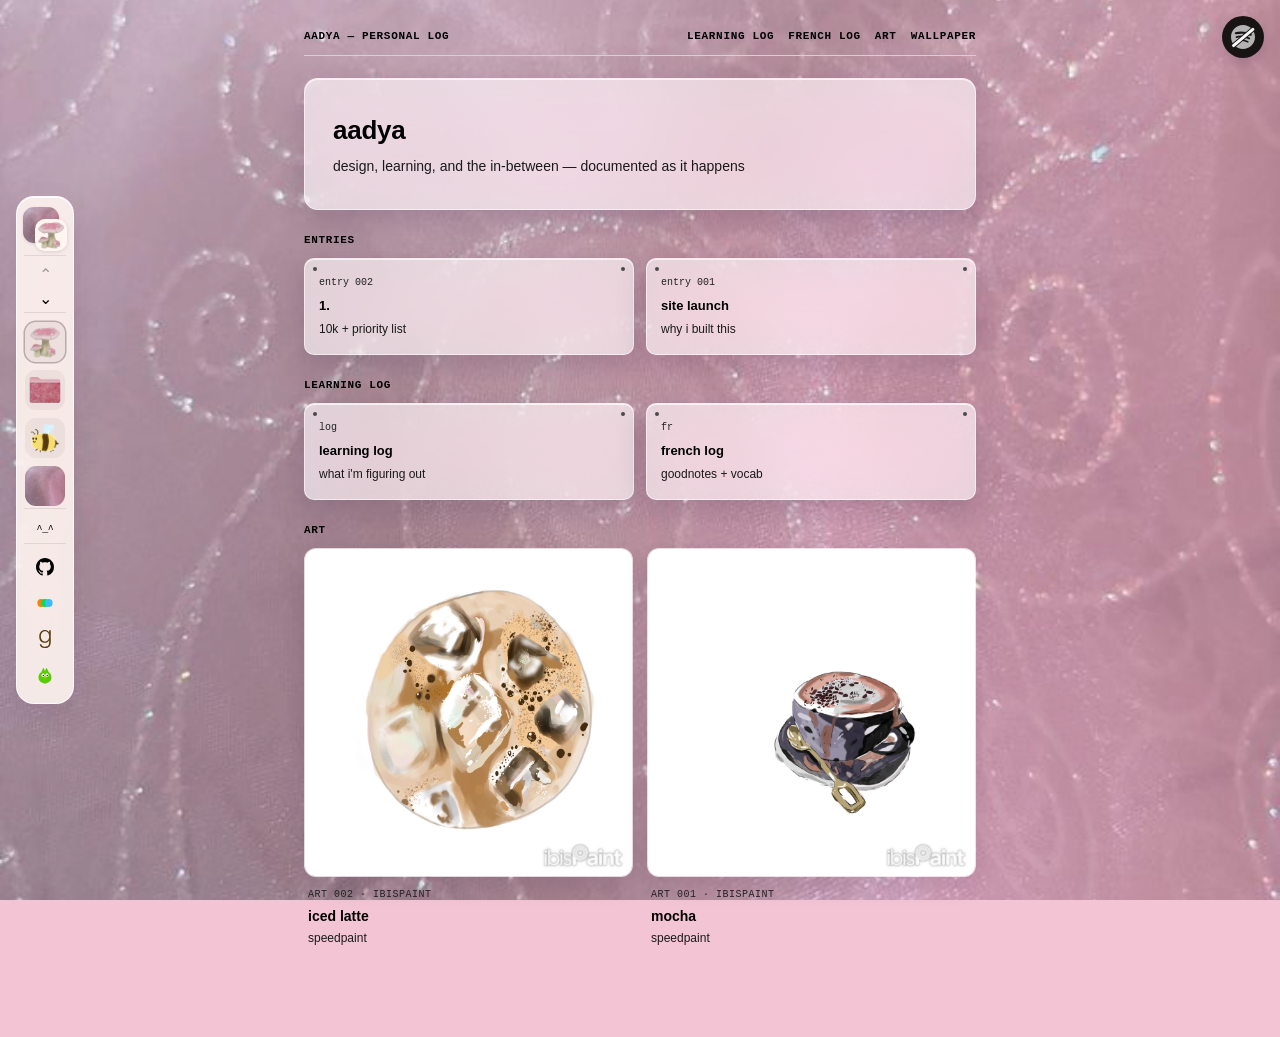
<file: index.html>
<!DOCTYPE html>
<html lang="en">
<head>
  <meta charset="UTF-8" />
  <meta name="viewport" content="width=device-width, initial-scale=1.0" />
  <title>aadya — personal log</title>
  <link rel="stylesheet" href="style.css?v=23" />
</head>
<body>
  <div class="site-bg" aria-hidden="true"></div>
  <nav class="side-nav" aria-label="site">
    <a class="side-nav-stack" href="/" aria-label="home">
      <span class="side-nav-stack-back" aria-hidden="true"></span>
      <img class="side-nav-stack-front" src="/assets/nav-mushrooms.png" alt="" />
    </a>
    <div class="side-nav-group side-nav-arrows">
      <span class="side-nav-chev is-off" aria-hidden="true">⌃</span>
      <a class="side-nav-chev" href="/entries/entry-002.html" aria-label="next">⌄</a>
    </div>
    <div class="side-nav-group">
      <a class="side-nav-tile is-current" href="/" aria-label="entries" title="entries" aria-current="page"><img src="/assets/nav-mushrooms.png" alt="" /></a>
      <a class="side-nav-tile" href="/learning.html" aria-label="learning log" title="learning log"><img src="/assets/nav-folder.png" alt="" /></a>
      <a class="side-nav-tile side-nav-tile-fr" href="/french.html" aria-label="french log" title="french log"><img src="/assets/nav-bee.png" alt="" /></a>
      <a class="side-nav-tile side-nav-tile-wall" href="/wallpaper.html" aria-label="wallpaper" title="wallpaper"></a>
    </div>
    <div class="side-nav-group">
      <span class="side-nav-face" title="hi">^_^</span>
    </div>
    <div class="side-nav-group">
      <a class="side-nav-link" href="https://github.com/aadyaburli" aria-label="github" title="github" target="_blank" rel="noreferrer"><svg viewBox="0 0 16 16" aria-hidden="true"><path fill="currentColor" d="M8 0C3.58 0 0 3.58 0 8c0 3.54 2.29 6.53 5.47 7.59.4.07.55-.17.55-.38 0-.19-.01-.82-.01-1.49-2.01.37-2.53-.49-2.69-.94-.09-.23-.48-.94-.82-1.13-.28-.15-.68-.52-.01-.53.63-.01 1.08.58 1.23.82.72 1.21 1.87.87 2.33.66.07-.52.28-.87.51-1.07-1.78-.2-3.64-.89-3.64-3.95 0-.87.31-1.59.82-2.15-.08-.2-.36-1.02.08-2.12 0 0 .67-.21 2.2.82.64-.18 1.32-.27 2-.27s1.36.09 2 .27c1.53-1.04 2.2-.82 2.2-.82.44 1.1.16 1.92.08 2.12.51.56.82 1.27.82 2.15 0 3.07-1.87 3.75-3.65 3.95.29.25.54.73.54 1.48 0 1.07-.01 1.93-.01 2.2 0 .21.15.46.55.38A8.01 8.01 0 0 0 16 8c0-4.42-3.58-8-8-8"/></svg></a>
      <a class="side-nav-link" href="https://letterboxd.com/blakez333/" aria-label="letterboxd" title="letterboxd" target="_blank" rel="noreferrer"><svg viewBox="0 0 24 24" aria-hidden="true"><circle cx="7" cy="12" r="5.2" fill="#ff8000"/><circle cx="12" cy="12" r="5.2" fill="#00e054"/><circle cx="17" cy="12" r="5.2" fill="#40bcf4"/></svg></a>
      <a class="side-nav-link" href="https://www.goodreads.com/user/show/193448618-blake" aria-label="goodreads" title="goodreads" target="_blank" rel="noreferrer"><svg viewBox="0 0 24 24" aria-hidden="true"><path fill="#553B08" d="M11.43 23.995c-3.608-.208-6.274-2.077-6.448-5.078.695.007 1.375-.013 2.07-.006.224 1.342 1.065 2.43 2.683 3.026 1.583.496 3.737.46 5.082-.174 1.351-.636 2.145-1.822 2.503-3.577.212-1.042.236-1.734.231-2.92l-.005-1.631h-.059c-1.245 2.564-3.315 3.53-5.59 3.475-5.74-.054-7.68-4.534-7.528-8.606.01-5.241 3.22-8.537 7.557-8.495 2.354-.14 4.605 1.362 5.554 3.37l.059.002.002-2.918 2.099.004-.002 15.717c-.193 7.04-4.376 7.89-8.209 7.811zm6.1-15.633c-.096-3.26-1.601-6.62-5.503-6.645-3.954-.017-5.625 3.592-5.604 6.85-.013 3.439 1.643 6.305 4.703 6.762 4.532.591 6.551-3.411 6.404-6.967z"/></svg></a>
      <a class="side-nav-link" href="https://www.duolingo.com/profile/blakewhimsy" aria-label="duolingo" title="duolingo" target="_blank" rel="noreferrer"><svg viewBox="0 0 24 24" aria-hidden="true"><path fill="#58CC02" d="M7 8.2 9.2 3.4c.3-.6 1.2-.6 1.5 0L12 7.1l1.3-3.7c.3-.6 1.2-.6 1.5 0L17 8.2c2.4 1.1 3.6 4 3.6 7.1 0 4.2-3.4 7.2-8.6 8.2-5.2-1-8.6-4-8.6-8.2 0-3.1 1.2-6 3.6-7.1z"/><circle fill="#fff" cx="9.4" cy="12.2" r="2.1"/><circle fill="#fff" cx="14.6" cy="12.2" r="2.1"/><circle fill="#1a1a1a" cx="9.8" cy="12.5" r=".9"/><circle fill="#1a1a1a" cx="15" cy="12.5" r=".9"/><path fill="#FFC200" d="M12 13.6 10.6 16.4h2.8z"/></svg></a>
    </div>
  </nav>
  <div class="wrap">

    <div class="topbar">
      <span>aadya — personal log</span>
      <span class="topbar-links">
        <a href="learning.html">learning log</a>
        <a href="french.html">french log</a>
        <a href="art.html">art</a>
        <a href="wallpaper.html">wallpaper</a>
      </span>
    </div>

    <div class="hero">
      <h1>aadya</h1>
      <p>design, learning, and the in-between — documented as it happens</p>
    </div>

    <div class="section-label">entries</div>

    <!--
      to add a new entry:
      1. copy entries/entry-template.html to entries/entry-00X.html and fill it in
      2. add a new <a class="entry-card"> block below, newest at the top
    -->
    <div class="entry-grid">

      <a class="entry-card" href="entries/entry-002.html">
        <div class="tag">entry 002</div>
        <div class="title">1.</div>
        <div class="desc">10k + priority list</div>
      </a>

      <a class="entry-card" href="entries/entry-001.html">
        <div class="tag">entry 001</div>
        <div class="title">site launch</div>
        <div class="desc">why i built this</div>
      </a>
    </div>

    <div class="section-label">learning log</div>

    <div class="entry-grid">
      <a class="entry-card" href="learning.html">
        <div class="tag">log</div>
        <div class="title">learning log</div>
        <div class="desc">what i'm figuring out</div>
      </a>
      <a class="entry-card" href="french.html">
        <div class="tag">fr</div>
        <div class="title">french log</div>
        <div class="desc">goodnotes + vocab</div>
      </a>
    </div>

    <div class="section-label">art</div>

    <div class="art-grid">
      <figure class="art-piece">
        <a href="art.html" aria-label="iced latte speedpaint">
          <video
            class="art-video"
            src="/assets/art/iced-latte-timelapse.mp4"
            poster="/assets/art/iced-latte.jpg"
            width="1024"
            height="1024"
            autoplay
            muted
            loop
            playsinline
            preload="metadata"
          ></video>
        </a>
        <figcaption>
          <div class="tag">art 002 · ibispaint</div>
          <div class="title">iced latte</div>
          <div class="desc">speedpaint</div>
        </figcaption>
      </figure>

      <figure class="art-piece">
        <a href="art.html" aria-label="mocha speedpaint">
          <video
            class="art-video"
            src="/assets/art/mocha-timelapse.mp4"
            poster="/assets/art/mocha.jpg"
            width="1024"
            height="1024"
            autoplay
            muted
            loop
            playsinline
            preload="metadata"
          ></video>
        </a>
        <figcaption>
          <div class="tag">art 001 · ibispaint</div>
          <div class="title">mocha</div>
          <div class="desc">speedpaint</div>
        </figcaption>
      </figure>
    </div>

  </div>
  <script src="/assets/bg.js"></script>
  <script src="/assets/spotify-bg.js"></script>
</body>
</html>
</file>
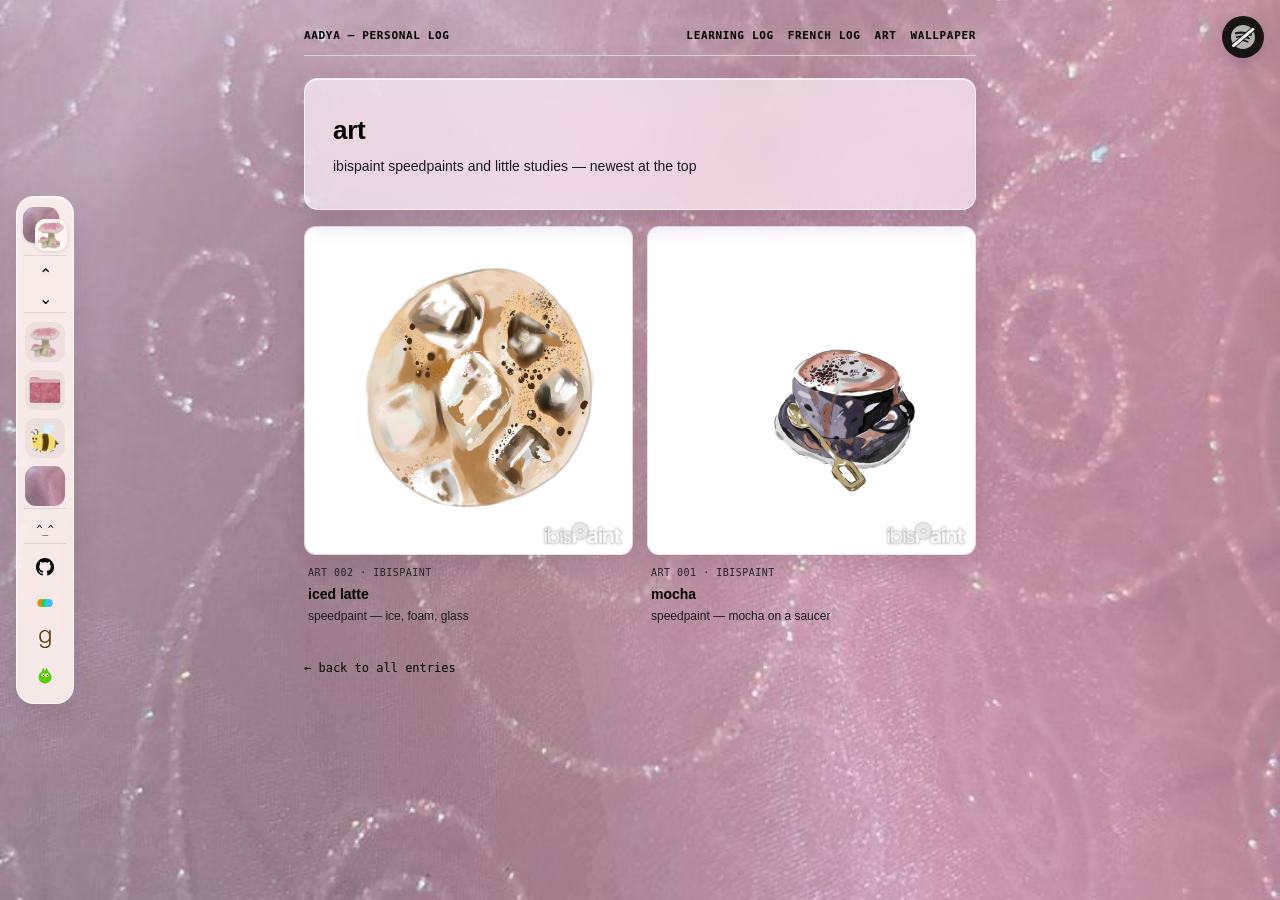
<file: art.html>
<!DOCTYPE html>
<html lang="en">
<head>
  <meta charset="UTF-8" />
  <meta name="viewport" content="width=device-width, initial-scale=1.0" />
  <title>art — aadya</title>
  <link rel="stylesheet" href="style.css?v=23" />
</head>
<body>
  <div class="site-bg" aria-hidden="true"></div>
  <nav class="side-nav" aria-label="site">
    <a class="side-nav-stack" href="/" aria-label="home">
      <span class="side-nav-stack-back" aria-hidden="true"></span>
      <img class="side-nav-stack-front" src="/assets/nav-mushrooms.png" alt="" />
    </a>
    <div class="side-nav-group side-nav-arrows">
      <a class="side-nav-chev" href="/french.html" aria-label="previous">⌃</a>
      <a class="side-nav-chev" href="/wallpaper.html" aria-label="next">⌄</a>
    </div>
    <div class="side-nav-group">
      <a class="side-nav-tile" href="/" aria-label="entries" title="entries"><img src="/assets/nav-mushrooms.png" alt="" /></a>
      <a class="side-nav-tile" href="/learning.html" aria-label="learning log" title="learning log"><img src="/assets/nav-folder.png" alt="" /></a>
      <a class="side-nav-tile side-nav-tile-fr" href="/french.html" aria-label="french log" title="french log"><img src="/assets/nav-bee.png" alt="" /></a>
      <a class="side-nav-tile side-nav-tile-wall" href="/wallpaper.html" aria-label="wallpaper" title="wallpaper"></a>
    </div>
    <div class="side-nav-group">
      <span class="side-nav-face" title="hi">^_^</span>
    </div>
    <div class="side-nav-group">
      <a class="side-nav-link" href="https://github.com/aadyaburli" aria-label="github" title="github" target="_blank" rel="noreferrer"><svg viewBox="0 0 16 16" aria-hidden="true"><path fill="currentColor" d="M8 0C3.58 0 0 3.58 0 8c0 3.54 2.29 6.53 5.47 7.59.4.07.55-.17.55-.38 0-.19-.01-.82-.01-1.49-2.01.37-2.53-.49-2.69-.94-.09-.23-.48-.94-.82-1.13-.28-.15-.68-.52-.01-.53.63-.01 1.08.58 1.23.82.72 1.21 1.87.87 2.33.66.07-.52.28-.87.51-1.07-1.78-.2-3.64-.89-3.64-3.95 0-.87.31-1.59.82-2.15-.08-.2-.36-1.02.08-2.12 0 0 .67-.21 2.2.82.64-.18 1.32-.27 2-.27s1.36.09 2 .27c1.53-1.04 2.2-.82 2.2-.82.44 1.1.16 1.92.08 2.12.51.56.82 1.27.82 2.15 0 3.07-1.87 3.75-3.65 3.95.29.25.54.73.54 1.48 0 1.07-.01 1.93-.01 2.2 0 .21.15.46.55.38A8.01 8.01 0 0 0 16 8c0-4.42-3.58-8-8-8"/></svg></a>
      <a class="side-nav-link" href="https://letterboxd.com/blakez333/" aria-label="letterboxd" title="letterboxd" target="_blank" rel="noreferrer"><svg viewBox="0 0 24 24" aria-hidden="true"><circle cx="7" cy="12" r="5.2" fill="#ff8000"/><circle cx="12" cy="12" r="5.2" fill="#00e054"/><circle cx="17" cy="12" r="5.2" fill="#40bcf4"/></svg></a>
      <a class="side-nav-link" href="https://www.goodreads.com/user/show/193448618-blake" aria-label="goodreads" title="goodreads" target="_blank" rel="noreferrer"><svg viewBox="0 0 24 24" aria-hidden="true"><path fill="#553B08" d="M11.43 23.995c-3.608-.208-6.274-2.077-6.448-5.078.695.007 1.375-.013 2.07-.006.224 1.342 1.065 2.43 2.683 3.026 1.583.496 3.737.46 5.082-.174 1.351-.636 2.145-1.822 2.503-3.577.212-1.042.236-1.734.231-2.92l-.005-1.631h-.059c-1.245 2.564-3.315 3.53-5.59 3.475-5.74-.054-7.68-4.534-7.528-8.606.01-5.241 3.22-8.537 7.557-8.495 2.354-.14 4.605 1.362 5.554 3.37l.059.002.002-2.918 2.099.004-.002 15.717c-.193 7.04-4.376 7.89-8.209 7.811zm6.1-15.633c-.096-3.26-1.601-6.62-5.503-6.645-3.954-.017-5.625 3.592-5.604 6.85-.013 3.439 1.643 6.305 4.703 6.762 4.532.591 6.551-3.411 6.404-6.967z"/></svg></a>
      <a class="side-nav-link" href="https://www.duolingo.com/profile/blakewhimsy" aria-label="duolingo" title="duolingo" target="_blank" rel="noreferrer"><svg viewBox="0 0 24 24" aria-hidden="true"><path fill="#58CC02" d="M7 8.2 9.2 3.4c.3-.6 1.2-.6 1.5 0L12 7.1l1.3-3.7c.3-.6 1.2-.6 1.5 0L17 8.2c2.4 1.1 3.6 4 3.6 7.1 0 4.2-3.4 7.2-8.6 8.2-5.2-1-8.6-4-8.6-8.2 0-3.1 1.2-6 3.6-7.1z"/><circle fill="#fff" cx="9.4" cy="12.2" r="2.1"/><circle fill="#fff" cx="14.6" cy="12.2" r="2.1"/><circle fill="#1a1a1a" cx="9.8" cy="12.5" r=".9"/><circle fill="#1a1a1a" cx="15" cy="12.5" r=".9"/><path fill="#FFC200" d="M12 13.6 10.6 16.4h2.8z"/></svg></a>
    </div>
  </nav>
  <div class="wrap">

    <div class="topbar">
      <a href="/">aadya — personal log</a>
      <span class="topbar-links">
        <a href="learning.html">learning log</a>
        <a href="french.html">french log</a>
        <span>art</span>
        <a href="wallpaper.html">wallpaper</a>
      </span>
    </div>

    <div class="hero">
      <h1>art</h1>
      <p>ibispaint speedpaints and little studies — newest at the top</p>
    </div>

    <!--
      to add a piece:
      1. put the mp4 + poster jpg in assets/art/
      2. copy an .art-piece block below and update the paths / labels
    -->
    <div class="art-grid">

      <figure class="art-piece">
        <video
          class="art-video"
          src="/assets/art/iced-latte-timelapse.mp4"
          poster="/assets/art/iced-latte.jpg"
          width="1024"
          height="1024"
          autoplay
          muted
          loop
          playsinline
          preload="metadata"
        ></video>
        <figcaption>
          <div class="tag">art 002 · ibispaint</div>
          <div class="title">iced latte</div>
          <div class="desc">speedpaint — ice, foam, glass</div>
        </figcaption>
      </figure>

      <figure class="art-piece">
        <video
          class="art-video"
          src="/assets/art/mocha-timelapse.mp4"
          poster="/assets/art/mocha.jpg"
          width="1024"
          height="1024"
          autoplay
          muted
          loop
          playsinline
          preload="metadata"
        ></video>
        <figcaption>
          <div class="tag">art 001 · ibispaint</div>
          <div class="title">mocha</div>
          <div class="desc">speedpaint — mocha on a saucer</div>
        </figcaption>
      </figure>

    </div>

    <a class="back-link" href="/">&larr; back to all entries</a>

  </div>
  <script src="/assets/bg.js"></script>
  <script src="/assets/spotify-bg.js"></script>
</body>
</html>
</file>
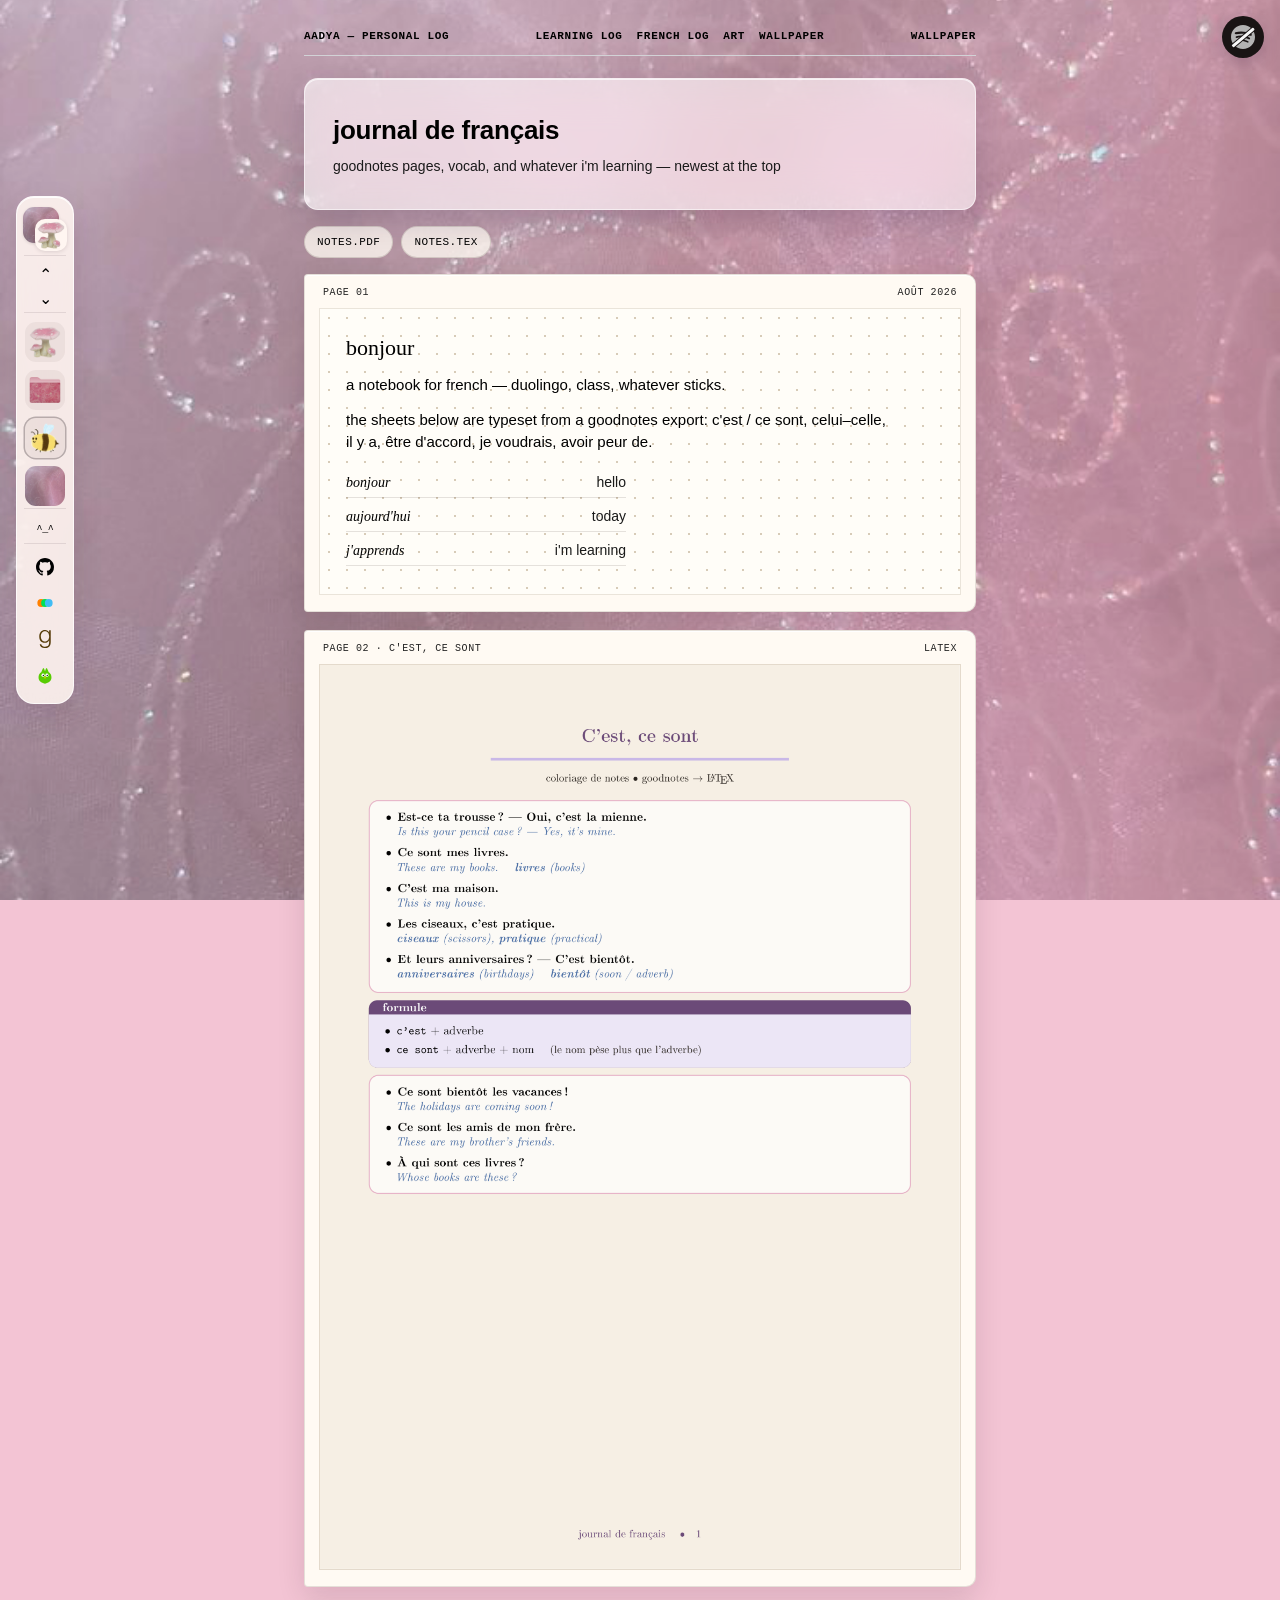
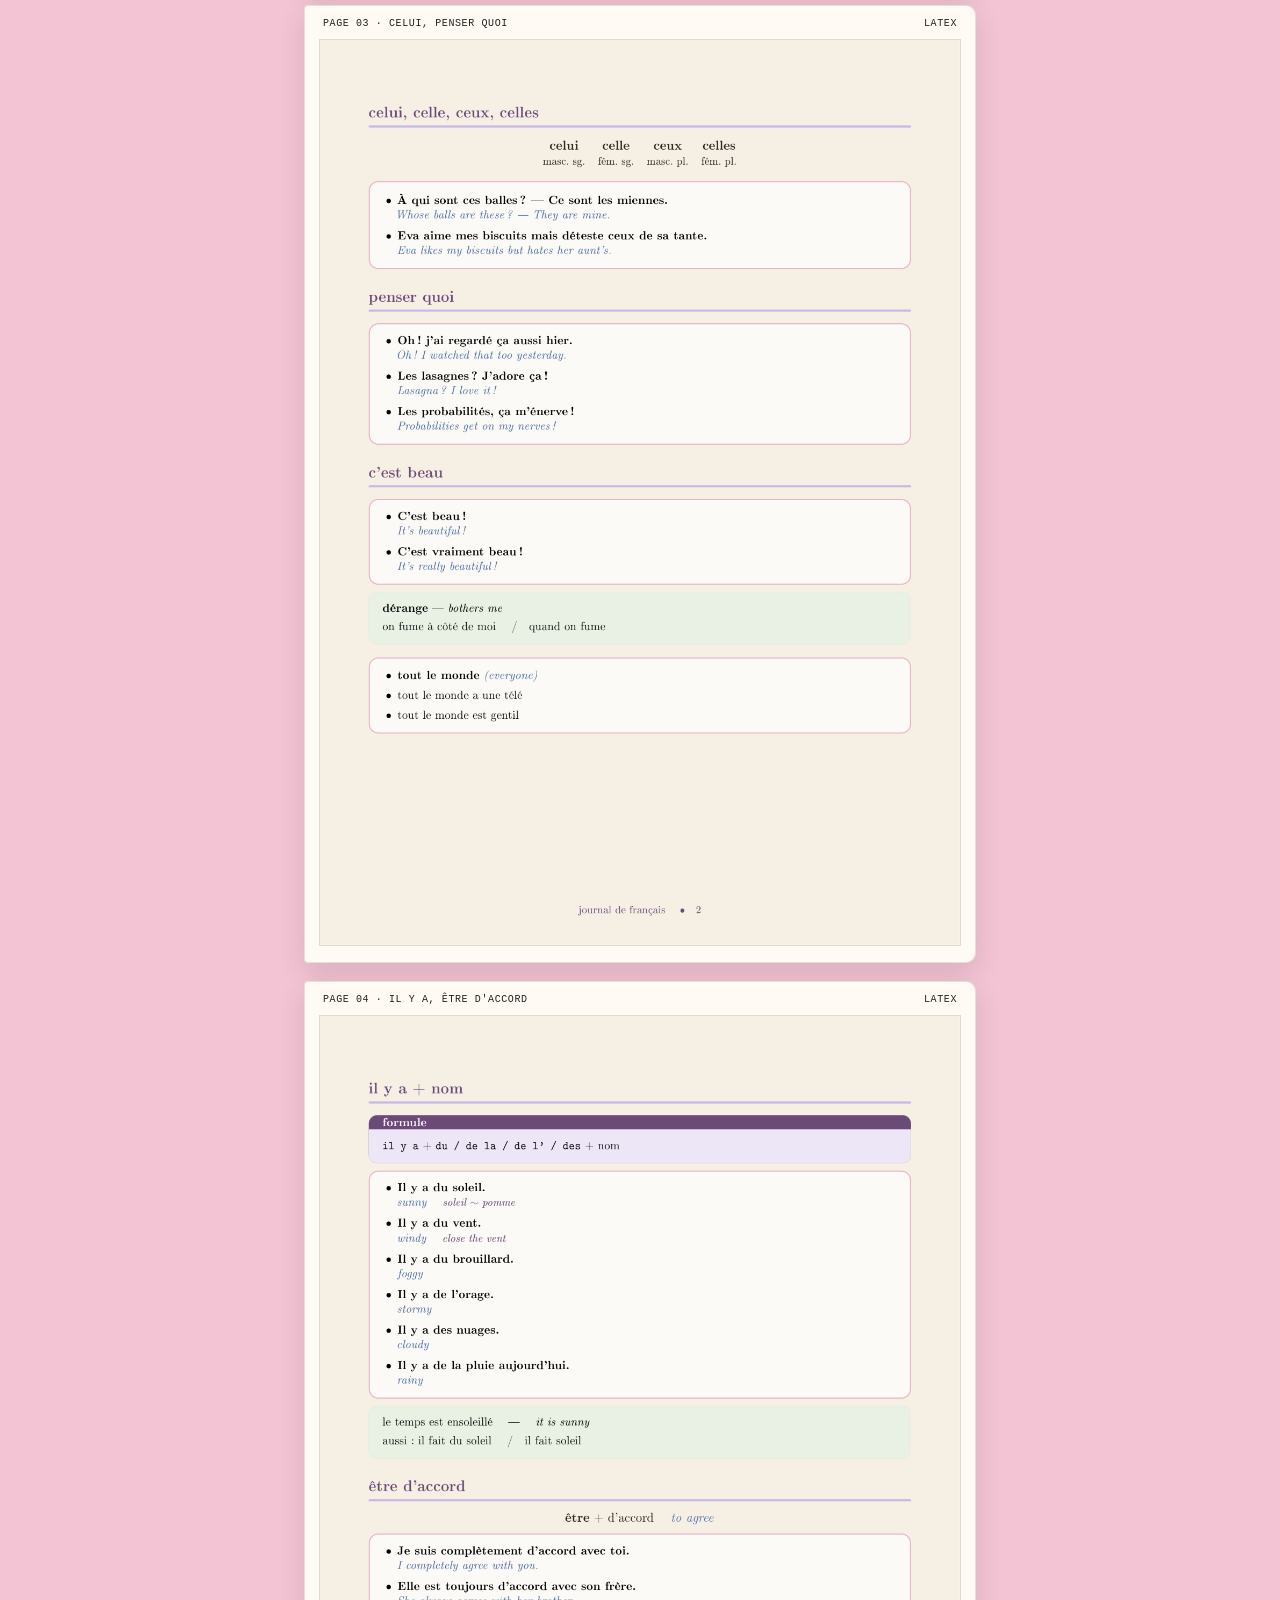
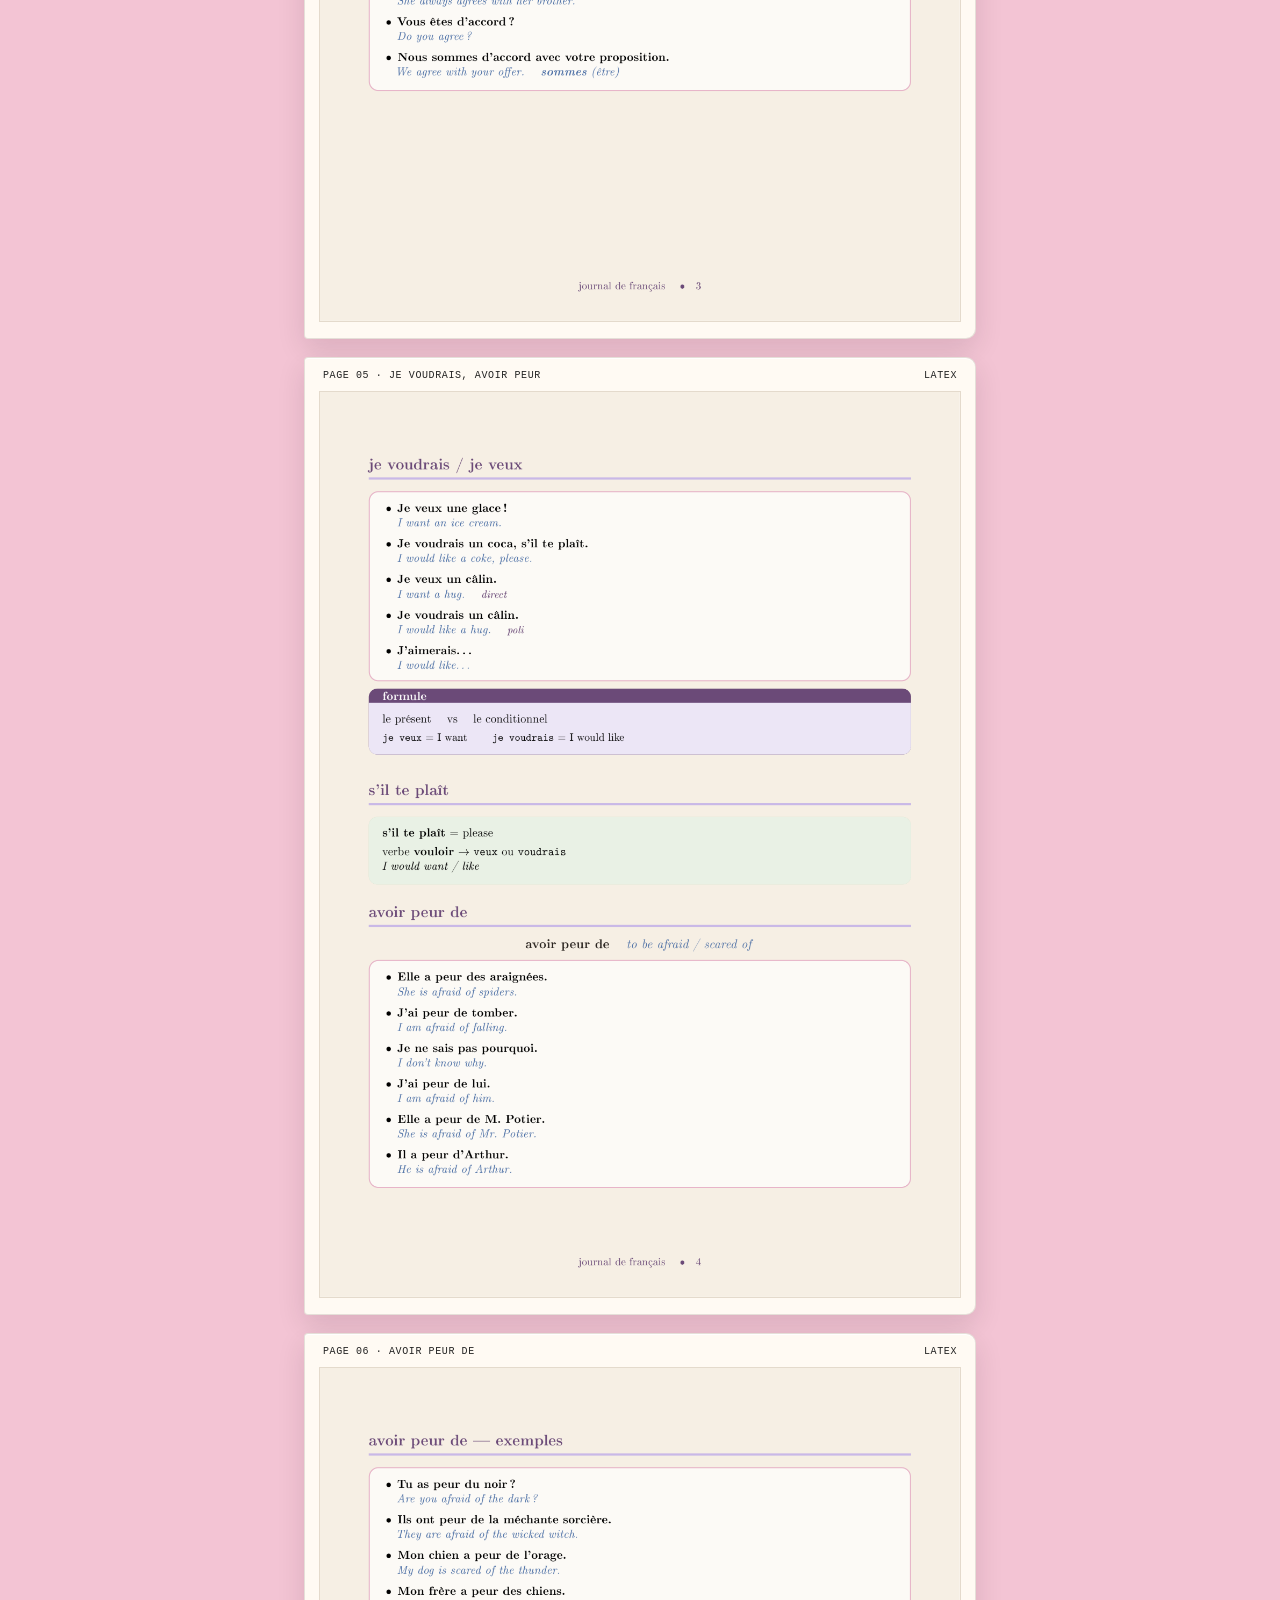
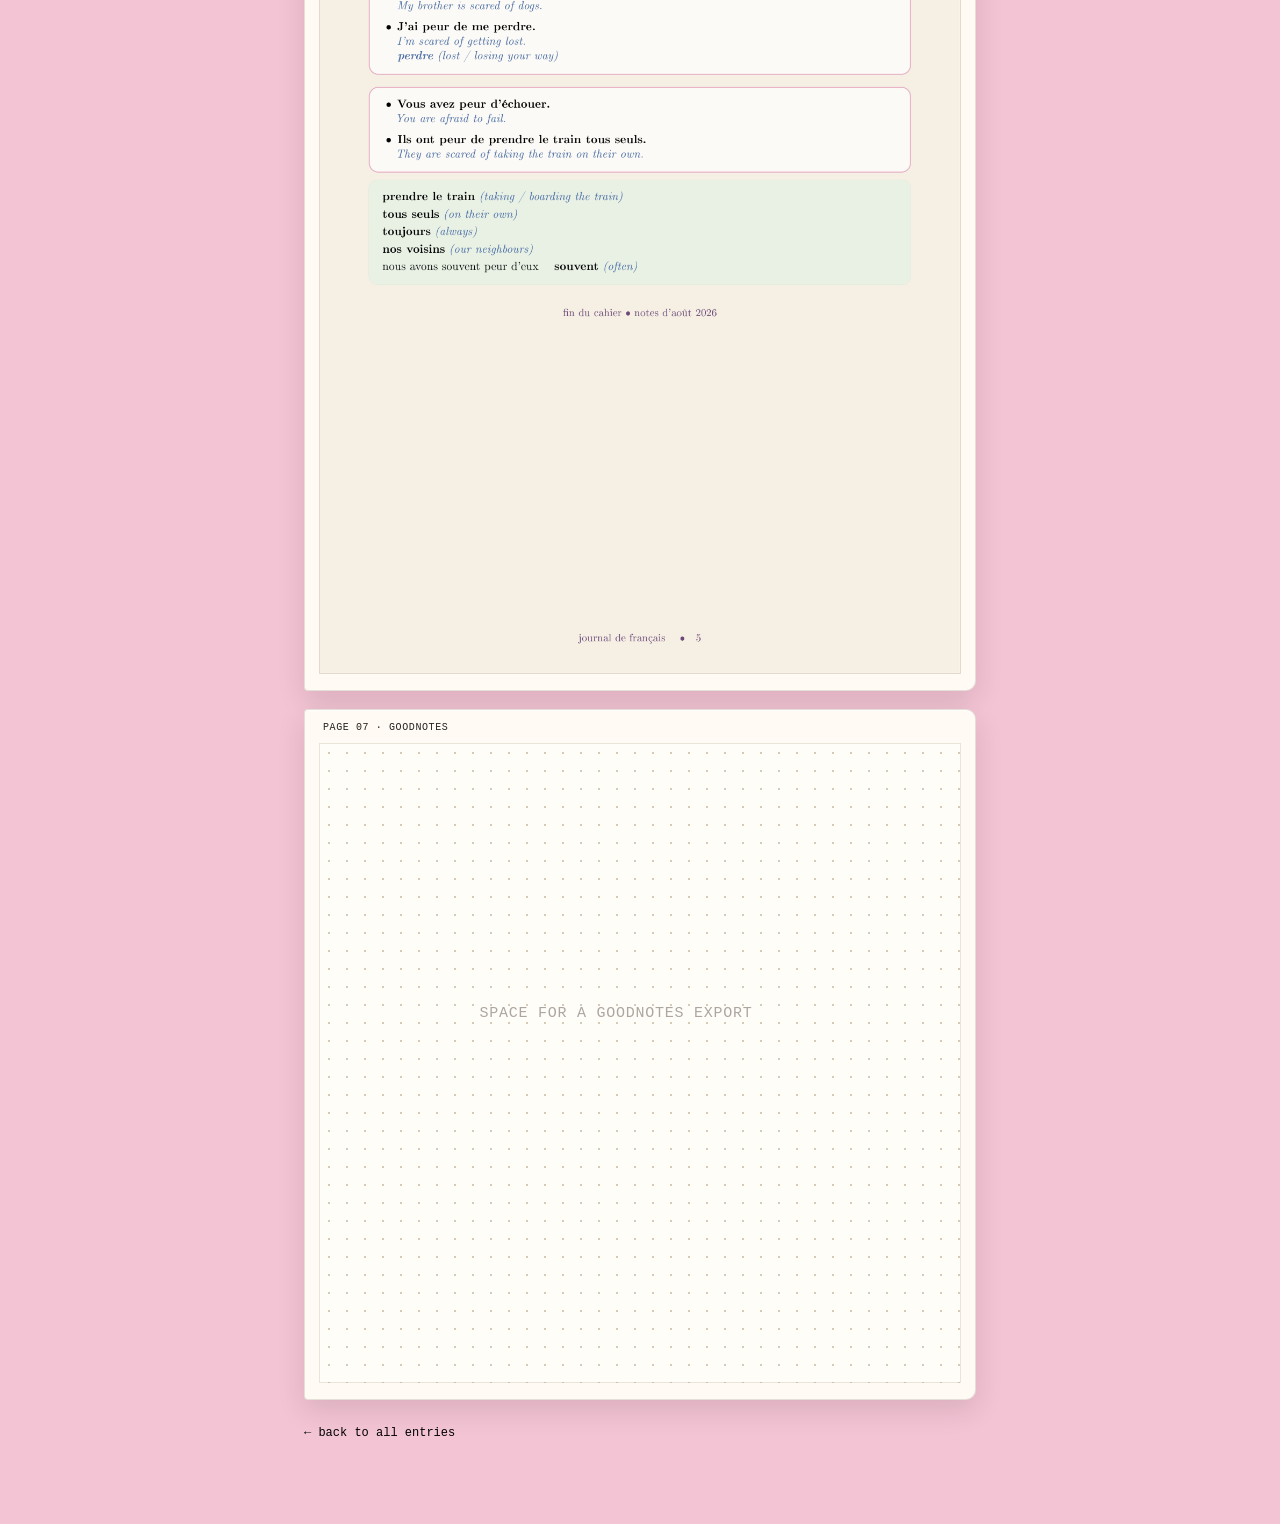
<file: french.html>
<!DOCTYPE html>
<html lang="fr">
<head>
  <meta charset="UTF-8" />
  <meta name="viewport" content="width=device-width, initial-scale=1.0" />
  <title>journal de français — aadya</title>
  <link rel="stylesheet" href="style.css?v=23" />
</head>
<body>
  <div class="site-bg" aria-hidden="true"></div>
  <nav class="side-nav" aria-label="site">
    <a class="side-nav-stack" href="/" aria-label="home">
      <span class="side-nav-stack-back" aria-hidden="true"></span>
      <img class="side-nav-stack-front" src="/assets/nav-mushrooms.png" alt="" />
    </a>
    <div class="side-nav-group side-nav-arrows">
      <a class="side-nav-chev" href="/learning.html" aria-label="previous">⌃</a>
      <a class="side-nav-chev" href="/wallpaper.html" aria-label="next">⌄</a>
    </div>
    <div class="side-nav-group">
      <a class="side-nav-tile" href="/" aria-label="entries" title="entries"><img src="/assets/nav-mushrooms.png" alt="" /></a>
      <a class="side-nav-tile" href="/learning.html" aria-label="learning log" title="learning log"><img src="/assets/nav-folder.png" alt="" /></a>
      <a class="side-nav-tile side-nav-tile-fr is-current" href="/french.html" aria-label="french log" title="french log" aria-current="page"><img src="/assets/nav-bee.png" alt="" /></a>
      <a class="side-nav-tile side-nav-tile-wall" href="/wallpaper.html" aria-label="wallpaper" title="wallpaper"></a>
    </div>
    <div class="side-nav-group">
      <span class="side-nav-face" title="hi">^_^</span>
    </div>
    <div class="side-nav-group">
      <a class="side-nav-link" href="https://github.com/aadyaburli" aria-label="github" title="github" target="_blank" rel="noreferrer"><svg viewBox="0 0 16 16" aria-hidden="true"><path fill="currentColor" d="M8 0C3.58 0 0 3.58 0 8c0 3.54 2.29 6.53 5.47 7.59.4.07.55-.17.55-.38 0-.19-.01-.82-.01-1.49-2.01.37-2.53-.49-2.69-.94-.09-.23-.48-.94-.82-1.13-.28-.15-.68-.52-.01-.53.63-.01 1.08.58 1.23.82.72 1.21 1.87.87 2.33.66.07-.52.28-.87.51-1.07-1.78-.2-3.64-.89-3.64-3.95 0-.87.31-1.59.82-2.15-.08-.2-.36-1.02.08-2.12 0 0 .67-.21 2.2.82.64-.18 1.32-.27 2-.27s1.36.09 2 .27c1.53-1.04 2.2-.82 2.2-.82.44 1.1.16 1.92.08 2.12.51.56.82 1.27.82 2.15 0 3.07-1.87 3.75-3.65 3.95.29.25.54.73.54 1.48 0 1.07-.01 1.93-.01 2.2 0 .21.15.46.55.38A8.01 8.01 0 0 0 16 8c0-4.42-3.58-8-8-8"/></svg></a>
      <a class="side-nav-link" href="https://letterboxd.com/blakez333/" aria-label="letterboxd" title="letterboxd" target="_blank" rel="noreferrer"><svg viewBox="0 0 24 24" aria-hidden="true"><circle cx="7" cy="12" r="5.2" fill="#ff8000"/><circle cx="12" cy="12" r="5.2" fill="#00e054"/><circle cx="17" cy="12" r="5.2" fill="#40bcf4"/></svg></a>
      <a class="side-nav-link" href="https://www.goodreads.com/user/show/193448618-blake" aria-label="goodreads" title="goodreads" target="_blank" rel="noreferrer"><svg viewBox="0 0 24 24" aria-hidden="true"><path fill="#553B08" d="M11.43 23.995c-3.608-.208-6.274-2.077-6.448-5.078.695.007 1.375-.013 2.07-.006.224 1.342 1.065 2.43 2.683 3.026 1.583.496 3.737.46 5.082-.174 1.351-.636 2.145-1.822 2.503-3.577.212-1.042.236-1.734.231-2.92l-.005-1.631h-.059c-1.245 2.564-3.315 3.53-5.59 3.475-5.74-.054-7.68-4.534-7.528-8.606.01-5.241 3.22-8.537 7.557-8.495 2.354-.14 4.605 1.362 5.554 3.37l.059.002.002-2.918 2.099.004-.002 15.717c-.193 7.04-4.376 7.89-8.209 7.811zm6.1-15.633c-.096-3.26-1.601-6.62-5.503-6.645-3.954-.017-5.625 3.592-5.604 6.85-.013 3.439 1.643 6.305 4.703 6.762 4.532.591 6.551-3.411 6.404-6.967z"/></svg></a>
      <a class="side-nav-link" href="https://www.duolingo.com/profile/blakewhimsy" aria-label="duolingo" title="duolingo" target="_blank" rel="noreferrer"><svg viewBox="0 0 24 24" aria-hidden="true"><path fill="#58CC02" d="M7 8.2 9.2 3.4c.3-.6 1.2-.6 1.5 0L12 7.1l1.3-3.7c.3-.6 1.2-.6 1.5 0L17 8.2c2.4 1.1 3.6 4 3.6 7.1 0 4.2-3.4 7.2-8.6 8.2-5.2-1-8.6-4-8.6-8.2 0-3.1 1.2-6 3.6-7.1z"/><circle fill="#fff" cx="9.4" cy="12.2" r="2.1"/><circle fill="#fff" cx="14.6" cy="12.2" r="2.1"/><circle fill="#1a1a1a" cx="9.8" cy="12.5" r=".9"/><circle fill="#1a1a1a" cx="15" cy="12.5" r=".9"/><path fill="#FFC200" d="M12 13.6 10.6 16.4h2.8z"/></svg></a>
    </div>
  </nav>
  <div class="wrap">

    <div class="topbar">
      <a href="/">aadya — personal log</a>
            <span class="topbar-links">
        <a href="learning.html">learning log</a>
        <span>french log</span>
        <a href="art.html">art</a>
        <a href="wallpaper.html">wallpaper</a>
      </span>
        <a href="wallpaper.html">wallpaper</a>
      </span>
    </div>

    <div class="hero">
      <h1>journal de français</h1>
      <p>goodnotes pages, vocab, and whatever i'm learning — newest at the top</p>
    </div>

    <div class="gn-downloads">
      <a href="/assets/french/notes.pdf">notes.pdf</a>
      <a href="/french/notes.tex">notes.tex</a>
    </div>

    <!--
      to add a GoodNotes page:
      1. in GoodNotes: share / export the page as PNG
      2. put the file in assets/french/ (ex: week-01.png)
      3. copy a .gn-page block below, paste this inside .gn-slot:
         <img src="/assets/french/week-01.png" alt="goodnotes">
    -->
    <div class="gn-book">

      <article class="gn-page">
        <div class="gn-meta">
          <span>page 01</span>
          <span>août 2026</span>
        </div>
        <div class="gn-paper">
          <h2>bonjour</h2>
          <p>a notebook for french — duolingo, class, whatever sticks.</p>
          <p>the sheets below are typeset from a goodnotes export: c'est / ce sont, celui–celle, il y a, être d'accord, je voudrais, avoir peur de.</p>
          <div class="gn-vocab">
            <div><em>bonjour</em><span>hello</span></div>
            <div><em>aujourd'hui</em><span>today</span></div>
            <div><em>j'apprends</em><span>i'm learning</span></div>
          </div>
        </div>
      </article>

      <article class="gn-page">
        <div class="gn-meta">
          <span>page 02 · c'est, ce sont</span>
          <span>latex</span>
        </div>
        <div class="gn-paper gn-paper-latex">
          <div class="gn-slot">
            <img src="/assets/french/latex-01.png" alt="C'est, ce sont — French notes">
          </div>
        </div>
      </article>

      <article class="gn-page">
        <div class="gn-meta">
          <span>page 03 · celui, penser quoi</span>
          <span>latex</span>
        </div>
        <div class="gn-paper gn-paper-latex">
          <div class="gn-slot">
            <img src="/assets/french/latex-02.png" alt="celui, celle, ceux, celles and penser quoi">
          </div>
        </div>
      </article>

      <article class="gn-page">
        <div class="gn-meta">
          <span>page 04 · il y a, être d'accord</span>
          <span>latex</span>
        </div>
        <div class="gn-paper gn-paper-latex">
          <div class="gn-slot">
            <img src="/assets/french/latex-03.png" alt="il y a plus noun, weather, and être d'accord">
          </div>
        </div>
      </article>

      <article class="gn-page">
        <div class="gn-meta">
          <span>page 05 · je voudrais, avoir peur</span>
          <span>latex</span>
        </div>
        <div class="gn-paper gn-paper-latex">
          <div class="gn-slot">
            <img src="/assets/french/latex-04.png" alt="je voudrais versus je veux, s'il te plaît, avoir peur de">
          </div>
        </div>
      </article>

      <article class="gn-page">
        <div class="gn-meta">
          <span>page 06 · avoir peur de</span>
          <span>latex</span>
        </div>
        <div class="gn-paper gn-paper-latex">
          <div class="gn-slot">
            <img src="/assets/french/latex-05.png" alt="avoir peur de examples and vocabulary">
          </div>
        </div>
      </article>

      <article class="gn-page">
        <div class="gn-meta">
          <span>page 07 · goodnotes</span>
          <span></span>
        </div>
        <div class="gn-paper gn-paper-empty">
          <div class="gn-slot">
            <p class="gn-hint">space for a goodnotes export</p>
          </div>
        </div>
      </article>

    </div>

    <a class="back-link" href="/">&larr; back to all entries</a>

  </div>
  <script src="/assets/bg.js"></script>
  <script src="/assets/spotify-bg.js"></script>
</body>
</html>
</file>
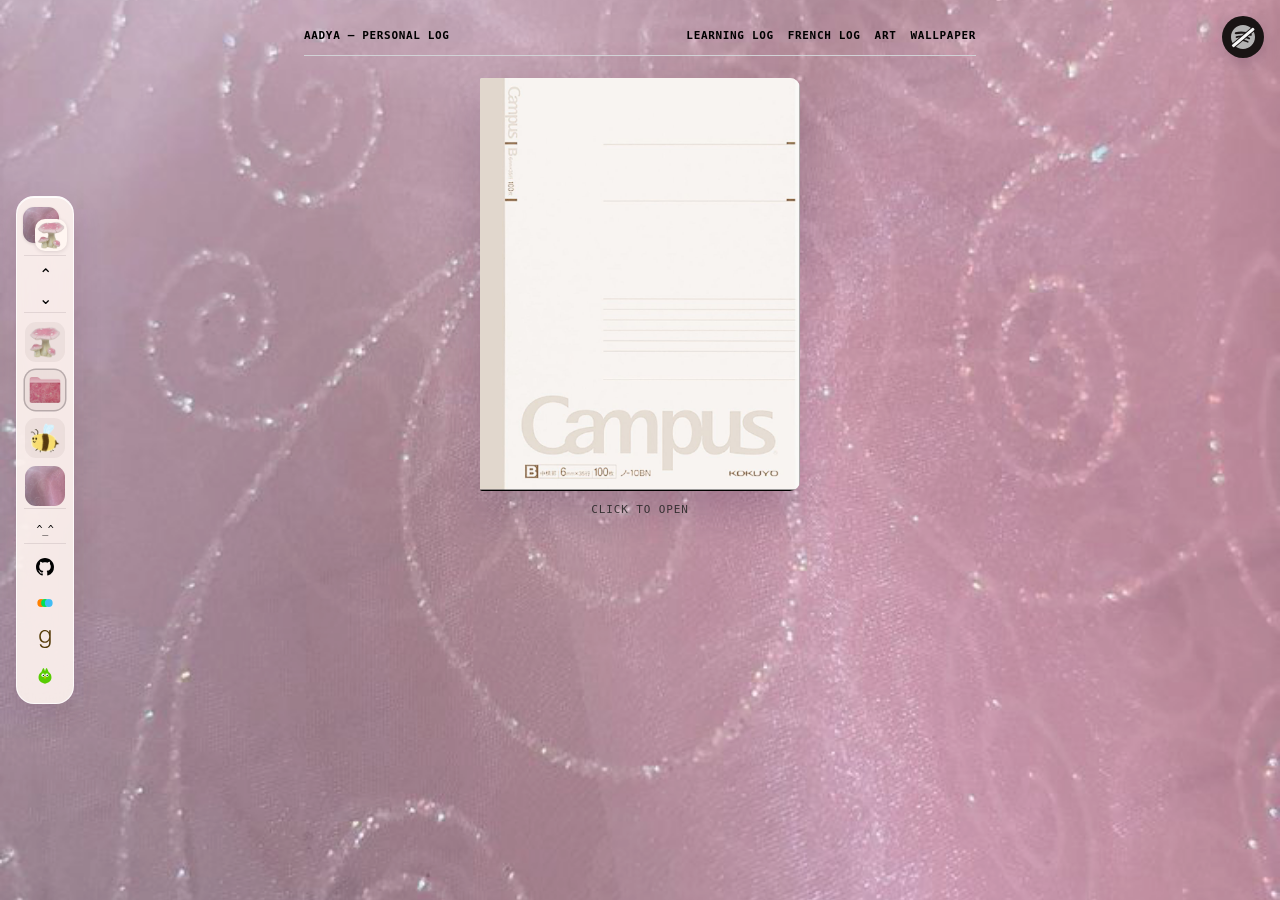
<file: learning.html>
<!DOCTYPE html>
<html lang="en">
<head>
  <meta charset="UTF-8" />
  <meta name="viewport" content="width=device-width, initial-scale=1.0" />
  <title>learning log — aadya</title>
  <link rel="stylesheet" href="style.css?v=23" />
</head>
<body>
  <div class="site-bg" aria-hidden="true"></div>
  <nav class="side-nav" aria-label="site">
    <a class="side-nav-stack" href="/" aria-label="home">
      <span class="side-nav-stack-back" aria-hidden="true"></span>
      <img class="side-nav-stack-front" src="/assets/nav-mushrooms.png" alt="" />
    </a>
    <div class="side-nav-group side-nav-arrows">
      <a class="side-nav-chev" href="/entries/entry-001.html" aria-label="previous">⌃</a>
      <a class="side-nav-chev" href="/french.html" aria-label="next">⌄</a>
    </div>
    <div class="side-nav-group">
      <a class="side-nav-tile" href="/" aria-label="entries" title="entries"><img src="/assets/nav-mushrooms.png" alt="" /></a>
      <a class="side-nav-tile is-current" href="/learning.html" aria-label="learning log" title="learning log" aria-current="page"><img src="/assets/nav-folder.png" alt="" /></a>
      <a class="side-nav-tile side-nav-tile-fr" href="/french.html" aria-label="french log" title="french log"><img src="/assets/nav-bee.png" alt="" /></a>
      <a class="side-nav-tile side-nav-tile-wall" href="/wallpaper.html" aria-label="wallpaper" title="wallpaper"></a>
    </div>
    <div class="side-nav-group">
      <span class="side-nav-face" title="hi">^_^</span>
    </div>
    <div class="side-nav-group">
      <a class="side-nav-link" href="https://github.com/aadyaburli" aria-label="github" title="github" target="_blank" rel="noreferrer"><svg viewBox="0 0 16 16" aria-hidden="true"><path fill="currentColor" d="M8 0C3.58 0 0 3.58 0 8c0 3.54 2.29 6.53 5.47 7.59.4.07.55-.17.55-.38 0-.19-.01-.82-.01-1.49-2.01.37-2.53-.49-2.69-.94-.09-.23-.48-.94-.82-1.13-.28-.15-.68-.52-.01-.53.63-.01 1.08.58 1.23.82.72 1.21 1.87.87 2.33.66.07-.52.28-.87.51-1.07-1.78-.2-3.64-.89-3.64-3.95 0-.87.31-1.59.82-2.15-.08-.2-.36-1.02.08-2.12 0 0 .67-.21 2.2.82.64-.18 1.32-.27 2-.27s1.36.09 2 .27c1.53-1.04 2.2-.82 2.2-.82.44 1.1.16 1.92.08 2.12.51.56.82 1.27.82 2.15 0 3.07-1.87 3.75-3.65 3.95.29.25.54.73.54 1.48 0 1.07-.01 1.93-.01 2.2 0 .21.15.46.55.38A8.01 8.01 0 0 0 16 8c0-4.42-3.58-8-8-8"/></svg></a>
      <a class="side-nav-link" href="https://letterboxd.com/blakez333/" aria-label="letterboxd" title="letterboxd" target="_blank" rel="noreferrer"><svg viewBox="0 0 24 24" aria-hidden="true"><circle cx="7" cy="12" r="5.2" fill="#ff8000"/><circle cx="12" cy="12" r="5.2" fill="#00e054"/><circle cx="17" cy="12" r="5.2" fill="#40bcf4"/></svg></a>
      <a class="side-nav-link" href="https://www.goodreads.com/user/show/193448618-blake" aria-label="goodreads" title="goodreads" target="_blank" rel="noreferrer"><svg viewBox="0 0 24 24" aria-hidden="true"><path fill="#553B08" d="M11.43 23.995c-3.608-.208-6.274-2.077-6.448-5.078.695.007 1.375-.013 2.07-.006.224 1.342 1.065 2.43 2.683 3.026 1.583.496 3.737.46 5.082-.174 1.351-.636 2.145-1.822 2.503-3.577.212-1.042.236-1.734.231-2.92l-.005-1.631h-.059c-1.245 2.564-3.315 3.53-5.59 3.475-5.74-.054-7.68-4.534-7.528-8.606.01-5.241 3.22-8.537 7.557-8.495 2.354-.14 4.605 1.362 5.554 3.37l.059.002.002-2.918 2.099.004-.002 15.717c-.193 7.04-4.376 7.89-8.209 7.811zm6.1-15.633c-.096-3.26-1.601-6.62-5.503-6.645-3.954-.017-5.625 3.592-5.604 6.85-.013 3.439 1.643 6.305 4.703 6.762 4.532.591 6.551-3.411 6.404-6.967z"/></svg></a>
      <a class="side-nav-link" href="https://www.duolingo.com/profile/blakewhimsy" aria-label="duolingo" title="duolingo" target="_blank" rel="noreferrer"><svg viewBox="0 0 24 24" aria-hidden="true"><path fill="#58CC02" d="M7 8.2 9.2 3.4c.3-.6 1.2-.6 1.5 0L12 7.1l1.3-3.7c.3-.6 1.2-.6 1.5 0L17 8.2c2.4 1.1 3.6 4 3.6 7.1 0 4.2-3.4 7.2-8.6 8.2-5.2-1-8.6-4-8.6-8.2 0-3.1 1.2-6 3.6-7.1z"/><circle fill="#fff" cx="9.4" cy="12.2" r="2.1"/><circle fill="#fff" cx="14.6" cy="12.2" r="2.1"/><circle fill="#1a1a1a" cx="9.8" cy="12.5" r=".9"/><circle fill="#1a1a1a" cx="15" cy="12.5" r=".9"/><path fill="#FFC200" d="M12 13.6 10.6 16.4h2.8z"/></svg></a>
    </div>
  </nav>
  <div class="wrap">

    <div class="topbar">
      <a href="/">aadya — personal log</a>
      <span class="topbar-links">
        <span>learning log</span>
        <a href="french.html">french log</a>
        <a href="art.html">art</a>
        <a href="wallpaper.html">wallpaper</a>
      </span>
    </div>

    <div class="notebook" data-notebook>
      <button
        type="button"
        class="notebook-cover"
        data-notebook-open
        aria-expanded="false"
        aria-controls="learning-entries"
      >
        <img
          src="/assets/learning/campus-cover.jpg"
          alt="Campus notebook cover — click to open the learning log"
          width="928"
          height="1200"
        />
        <span class="notebook-hint">click to open</span>
      </button>

      <div class="notebook-inside" id="learning-entries" hidden>
        <div class="hero">
          <h1>learning log</h1>
          <p>notes on what i'm figuring out — newest at the top</p>
        </div>

        <!--
          to add a note: copy a .log-note block and paste it at the top of the list
        -->
        <div class="log-list">

          <article class="log-note">
            <div class="tag">note 001</div>
            <h2>started this</h2>
            <div class="date">august 2026</div>
            <p>
              a place for the learning, separate from the personal entries.
              school, design, building things — whatever i'm in the middle of.
            </p>
          </article>

        </div>

        <button type="button" class="notebook-close" data-notebook-close>
          close notebook
        </button>
        <a class="back-link" href="/">&larr; back to all entries</a>
      </div>
    </div>

  </div>
  <script src="/assets/bg.js"></script>
  <script src="/assets/spotify-bg.js"></script>
  <script src="/assets/learning-notebook.js"></script>
</body>
</html>
</file>
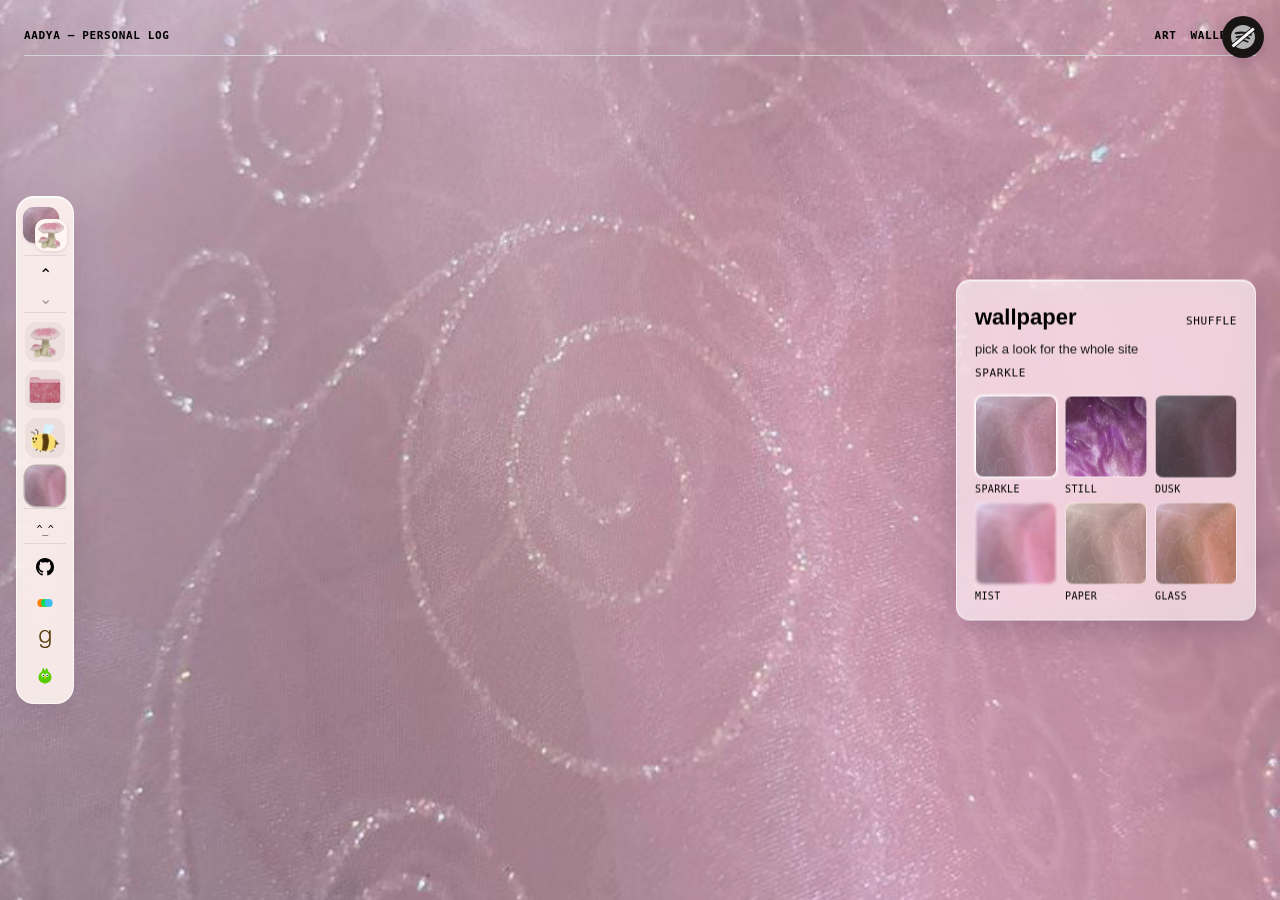
<file: wallpaper.html>
<!DOCTYPE html>
<html lang="en">
<head>
  <meta charset="UTF-8" />
  <meta name="viewport" content="width=device-width, initial-scale=1.0" />
  <title>wallpaper — aadya</title>
  <link rel="stylesheet" href="style.css?v=23" />
</head>
<body>
  <div class="site-bg" aria-hidden="true"></div>
  <nav class="side-nav" aria-label="site">
    <a class="side-nav-stack" href="/" aria-label="home">
      <span class="side-nav-stack-back" aria-hidden="true"></span>
      <img class="side-nav-stack-front" src="/assets/nav-mushrooms.png" alt="" />
    </a>
    <div class="side-nav-group side-nav-arrows">
      <a class="side-nav-chev" href="/french.html" aria-label="previous">⌃</a>
      <span class="side-nav-chev is-off" aria-hidden="true">⌄</span>
    </div>
    <div class="side-nav-group">
      <a class="side-nav-tile" href="/" aria-label="entries" title="entries"><img src="/assets/nav-mushrooms.png" alt="" /></a>
      <a class="side-nav-tile" href="/learning.html" aria-label="learning log" title="learning log"><img src="/assets/nav-folder.png" alt="" /></a>
      <a class="side-nav-tile side-nav-tile-fr" href="/french.html" aria-label="french log" title="french log"><img src="/assets/nav-bee.png" alt="" /></a>
      <a class="side-nav-tile side-nav-tile-wall is-current" href="/wallpaper.html" aria-label="wallpaper" title="wallpaper" aria-current="page"></a>
    </div>
    <div class="side-nav-group">
      <span class="side-nav-face" title="hi">^_^</span>
    </div>
    <div class="side-nav-group">
      <a class="side-nav-link" href="https://github.com/aadyaburli" aria-label="github" title="github" target="_blank" rel="noreferrer"><svg viewBox="0 0 16 16" aria-hidden="true"><path fill="currentColor" d="M8 0C3.58 0 0 3.58 0 8c0 3.54 2.29 6.53 5.47 7.59.4.07.55-.17.55-.38 0-.19-.01-.82-.01-1.49-2.01.37-2.53-.49-2.69-.94-.09-.23-.48-.94-.82-1.13-.28-.15-.68-.52-.01-.53.63-.01 1.08.58 1.23.82.72 1.21 1.87.87 2.33.66.07-.52.28-.87.51-1.07-1.78-.2-3.64-.89-3.64-3.95 0-.87.31-1.59.82-2.15-.08-.2-.36-1.02.08-2.12 0 0 .67-.21 2.2.82.64-.18 1.32-.27 2-.27s1.36.09 2 .27c1.53-1.04 2.2-.82 2.2-.82.44 1.1.16 1.92.08 2.12.51.56.82 1.27.82 2.15 0 3.07-1.87 3.75-3.65 3.95.29.25.54.73.54 1.48 0 1.07-.01 1.93-.01 2.2 0 .21.15.46.55.38A8.01 8.01 0 0 0 16 8c0-4.42-3.58-8-8-8"/></svg></a>
      <a class="side-nav-link" href="https://letterboxd.com/blakez333/" aria-label="letterboxd" title="letterboxd" target="_blank" rel="noreferrer"><svg viewBox="0 0 24 24" aria-hidden="true"><circle cx="7" cy="12" r="5.2" fill="#ff8000"/><circle cx="12" cy="12" r="5.2" fill="#00e054"/><circle cx="17" cy="12" r="5.2" fill="#40bcf4"/></svg></a>
      <a class="side-nav-link" href="https://www.goodreads.com/user/show/193448618-blake" aria-label="goodreads" title="goodreads" target="_blank" rel="noreferrer"><svg viewBox="0 0 24 24" aria-hidden="true"><path fill="#553B08" d="M11.43 23.995c-3.608-.208-6.274-2.077-6.448-5.078.695.007 1.375-.013 2.07-.006.224 1.342 1.065 2.43 2.683 3.026 1.583.496 3.737.46 5.082-.174 1.351-.636 2.145-1.822 2.503-3.577.212-1.042.236-1.734.231-2.92l-.005-1.631h-.059c-1.245 2.564-3.315 3.53-5.59 3.475-5.74-.054-7.68-4.534-7.528-8.606.01-5.241 3.22-8.537 7.557-8.495 2.354-.14 4.605 1.362 5.554 3.37l.059.002.002-2.918 2.099.004-.002 15.717c-.193 7.04-4.376 7.89-8.209 7.811zm6.1-15.633c-.096-3.26-1.601-6.62-5.503-6.645-3.954-.017-5.625 3.592-5.604 6.85-.013 3.439 1.643 6.305 4.703 6.762 4.532.591 6.551-3.411 6.404-6.967z"/></svg></a>
      <a class="side-nav-link" href="https://www.duolingo.com/profile/blakewhimsy" aria-label="duolingo" title="duolingo" target="_blank" rel="noreferrer"><svg viewBox="0 0 24 24" aria-hidden="true"><path fill="#58CC02" d="M7 8.2 9.2 3.4c.3-.6 1.2-.6 1.5 0L12 7.1l1.3-3.7c.3-.6 1.2-.6 1.5 0L17 8.2c2.4 1.1 3.6 4 3.6 7.1 0 4.2-3.4 7.2-8.6 8.2-5.2-1-8.6-4-8.6-8.2 0-3.1 1.2-6 3.6-7.1z"/><circle fill="#fff" cx="9.4" cy="12.2" r="2.1"/><circle fill="#fff" cx="14.6" cy="12.2" r="2.1"/><circle fill="#1a1a1a" cx="9.8" cy="12.5" r=".9"/><circle fill="#1a1a1a" cx="15" cy="12.5" r=".9"/><path fill="#FFC200" d="M12 13.6 10.6 16.4h2.8z"/></svg></a>
    </div>
  </nav>

  <div class="wallpaper-page">
    <div class="topbar">
      <a href="/">aadya — personal log</a>
      <span class="topbar-links">
        <a href="art.html">art</a>
        <span>wallpaper</span>
      </span>
    </div>

    <aside class="wallpaper-dock">
      <div class="wallpaper-dock-head">
        <h1>wallpaper</h1>
        <button type="button" class="wallpaper-icon-btn" data-wallpaper-shuffle>shuffle</button>
      </div>
      <p class="wallpaper-kicker">pick a look for the whole site</p>
      <p class="wallpaper-current"><span data-wallpaper-name>sparkle</span></p>

      <div class="wallpaper-grid">
        <button type="button" class="wallpaper-swatch" data-wallpaper="sparkle" aria-label="sparkle">
          <span class="wallpaper-thumb wallpaper-thumb-sparkle"></span>
          <span>sparkle</span>
        </button>
        <button type="button" class="wallpaper-swatch" data-wallpaper="still" aria-label="still">
          <span class="wallpaper-thumb wallpaper-thumb-still"></span>
          <span>still</span>
        </button>
        <button type="button" class="wallpaper-swatch" data-wallpaper="dusk" aria-label="dusk">
          <span class="wallpaper-thumb wallpaper-thumb-dusk"></span>
          <span>dusk</span>
        </button>
        <button type="button" class="wallpaper-swatch" data-wallpaper="mist" aria-label="mist">
          <span class="wallpaper-thumb wallpaper-thumb-mist"></span>
          <span>mist</span>
        </button>
        <button type="button" class="wallpaper-swatch" data-wallpaper="paper" aria-label="paper">
          <span class="wallpaper-thumb wallpaper-thumb-paper"></span>
          <span>paper</span>
        </button>
        <button type="button" class="wallpaper-swatch" data-wallpaper="glass" aria-label="tinted glass">
          <span class="wallpaper-thumb wallpaper-thumb-glass"></span>
          <span>glass</span>
        </button>
      </div>
    </aside>
  </div>

  <script src="/assets/bg.js"></script>
  <script src="/assets/spotify-bg.js"></script>
  <script src="/assets/wallpaper.js"></script>
</body>
</html>
</file>
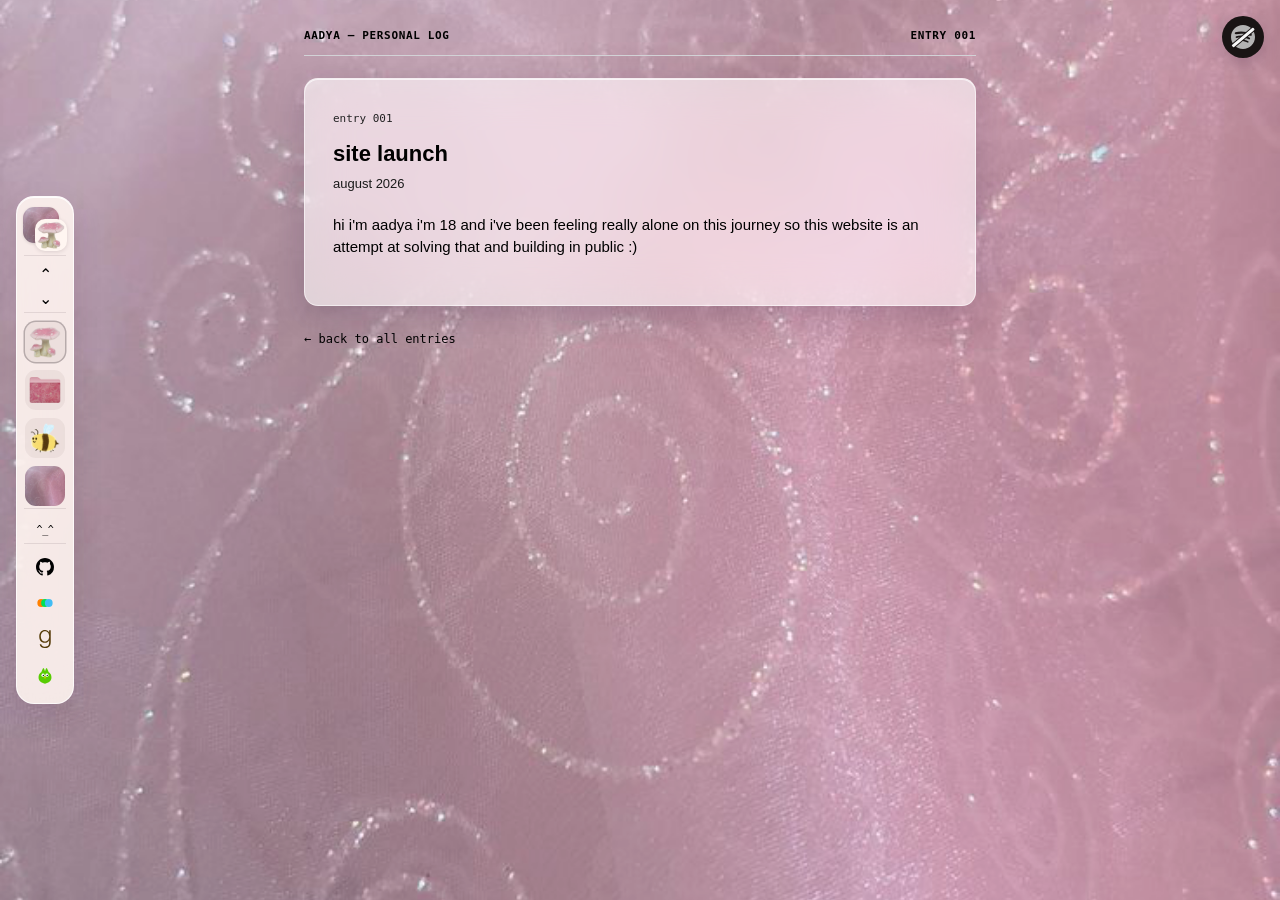
<file: entries/entry-001.html>
<!DOCTYPE html>
<html lang="en">
<head>
  <meta charset="UTF-8" />
  <meta name="viewport" content="width=device-width, initial-scale=1.0" />
  <title>site launch — aadya</title>
  <link rel="stylesheet" href="../style.css?v=23" />
</head>
<body>
  <div class="site-bg" aria-hidden="true"></div>
  <nav class="side-nav" aria-label="site">
    <a class="side-nav-stack" href="/" aria-label="home">
      <span class="side-nav-stack-back" aria-hidden="true"></span>
      <img class="side-nav-stack-front" src="/assets/nav-mushrooms.png" alt="" />
    </a>
    <div class="side-nav-group side-nav-arrows">
      <a class="side-nav-chev" href="/entries/entry-002.html" aria-label="previous">⌃</a>
      <a class="side-nav-chev" href="/learning.html" aria-label="next">⌄</a>
    </div>
    <div class="side-nav-group">
      <a class="side-nav-tile is-current" href="/" aria-label="entries" title="entries" aria-current="page"><img src="/assets/nav-mushrooms.png" alt="" /></a>
      <a class="side-nav-tile" href="/learning.html" aria-label="learning log" title="learning log"><img src="/assets/nav-folder.png" alt="" /></a>
      <a class="side-nav-tile side-nav-tile-fr" href="/french.html" aria-label="french log" title="french log"><img src="/assets/nav-bee.png" alt="" /></a>
      <a class="side-nav-tile side-nav-tile-wall" href="/wallpaper.html" aria-label="wallpaper" title="wallpaper"></a>
    </div>
    <div class="side-nav-group">
      <span class="side-nav-face" title="hi">^_^</span>
    </div>
    <div class="side-nav-group">
      <a class="side-nav-link" href="https://github.com/aadyaburli" aria-label="github" title="github" target="_blank" rel="noreferrer"><svg viewBox="0 0 16 16" aria-hidden="true"><path fill="currentColor" d="M8 0C3.58 0 0 3.58 0 8c0 3.54 2.29 6.53 5.47 7.59.4.07.55-.17.55-.38 0-.19-.01-.82-.01-1.49-2.01.37-2.53-.49-2.69-.94-.09-.23-.48-.94-.82-1.13-.28-.15-.68-.52-.01-.53.63-.01 1.08.58 1.23.82.72 1.21 1.87.87 2.33.66.07-.52.28-.87.51-1.07-1.78-.2-3.64-.89-3.64-3.95 0-.87.31-1.59.82-2.15-.08-.2-.36-1.02.08-2.12 0 0 .67-.21 2.2.82.64-.18 1.32-.27 2-.27s1.36.09 2 .27c1.53-1.04 2.2-.82 2.2-.82.44 1.1.16 1.92.08 2.12.51.56.82 1.27.82 2.15 0 3.07-1.87 3.75-3.65 3.95.29.25.54.73.54 1.48 0 1.07-.01 1.93-.01 2.2 0 .21.15.46.55.38A8.01 8.01 0 0 0 16 8c0-4.42-3.58-8-8-8"/></svg></a>
      <a class="side-nav-link" href="https://letterboxd.com/blakez333/" aria-label="letterboxd" title="letterboxd" target="_blank" rel="noreferrer"><svg viewBox="0 0 24 24" aria-hidden="true"><circle cx="7" cy="12" r="5.2" fill="#ff8000"/><circle cx="12" cy="12" r="5.2" fill="#00e054"/><circle cx="17" cy="12" r="5.2" fill="#40bcf4"/></svg></a>
      <a class="side-nav-link" href="https://www.goodreads.com/user/show/193448618-blake" aria-label="goodreads" title="goodreads" target="_blank" rel="noreferrer"><svg viewBox="0 0 24 24" aria-hidden="true"><path fill="#553B08" d="M11.43 23.995c-3.608-.208-6.274-2.077-6.448-5.078.695.007 1.375-.013 2.07-.006.224 1.342 1.065 2.43 2.683 3.026 1.583.496 3.737.46 5.082-.174 1.351-.636 2.145-1.822 2.503-3.577.212-1.042.236-1.734.231-2.92l-.005-1.631h-.059c-1.245 2.564-3.315 3.53-5.59 3.475-5.74-.054-7.68-4.534-7.528-8.606.01-5.241 3.22-8.537 7.557-8.495 2.354-.14 4.605 1.362 5.554 3.37l.059.002.002-2.918 2.099.004-.002 15.717c-.193 7.04-4.376 7.89-8.209 7.811zm6.1-15.633c-.096-3.26-1.601-6.62-5.503-6.645-3.954-.017-5.625 3.592-5.604 6.85-.013 3.439 1.643 6.305 4.703 6.762 4.532.591 6.551-3.411 6.404-6.967z"/></svg></a>
      <a class="side-nav-link" href="https://www.duolingo.com/profile/blakewhimsy" aria-label="duolingo" title="duolingo" target="_blank" rel="noreferrer"><svg viewBox="0 0 24 24" aria-hidden="true"><path fill="#58CC02" d="M7 8.2 9.2 3.4c.3-.6 1.2-.6 1.5 0L12 7.1l1.3-3.7c.3-.6 1.2-.6 1.5 0L17 8.2c2.4 1.1 3.6 4 3.6 7.1 0 4.2-3.4 7.2-8.6 8.2-5.2-1-8.6-4-8.6-8.2 0-3.1 1.2-6 3.6-7.1z"/><circle fill="#fff" cx="9.4" cy="12.2" r="2.1"/><circle fill="#fff" cx="14.6" cy="12.2" r="2.1"/><circle fill="#1a1a1a" cx="9.8" cy="12.5" r=".9"/><circle fill="#1a1a1a" cx="15" cy="12.5" r=".9"/><path fill="#FFC200" d="M12 13.6 10.6 16.4h2.8z"/></svg></a>
    </div>
  </nav>
  <div class="wrap">

    <div class="topbar">
      <a href="/">aadya — personal log</a>
      <span>entry 001</span>
    </div>

    <div class="entry-page">
      <div class="tag">entry 001</div>
      <h1>site launch</h1>
      <div class="date">august 2026</div>

      <div class="body">
        <p>
        hi i'm aadya i'm 18 and i've been feeling really alone on this journey
          so this website is an attempt at solving that and building in public :)
          
        </p>
      
      </div>
    </div>

    <a class="back-link" href="/">&larr; back to all entries</a>

  </div>
  <script src="/assets/bg.js"></script>
  <script src="/assets/spotify-bg.js"></script>
</body>
</html>
</file>
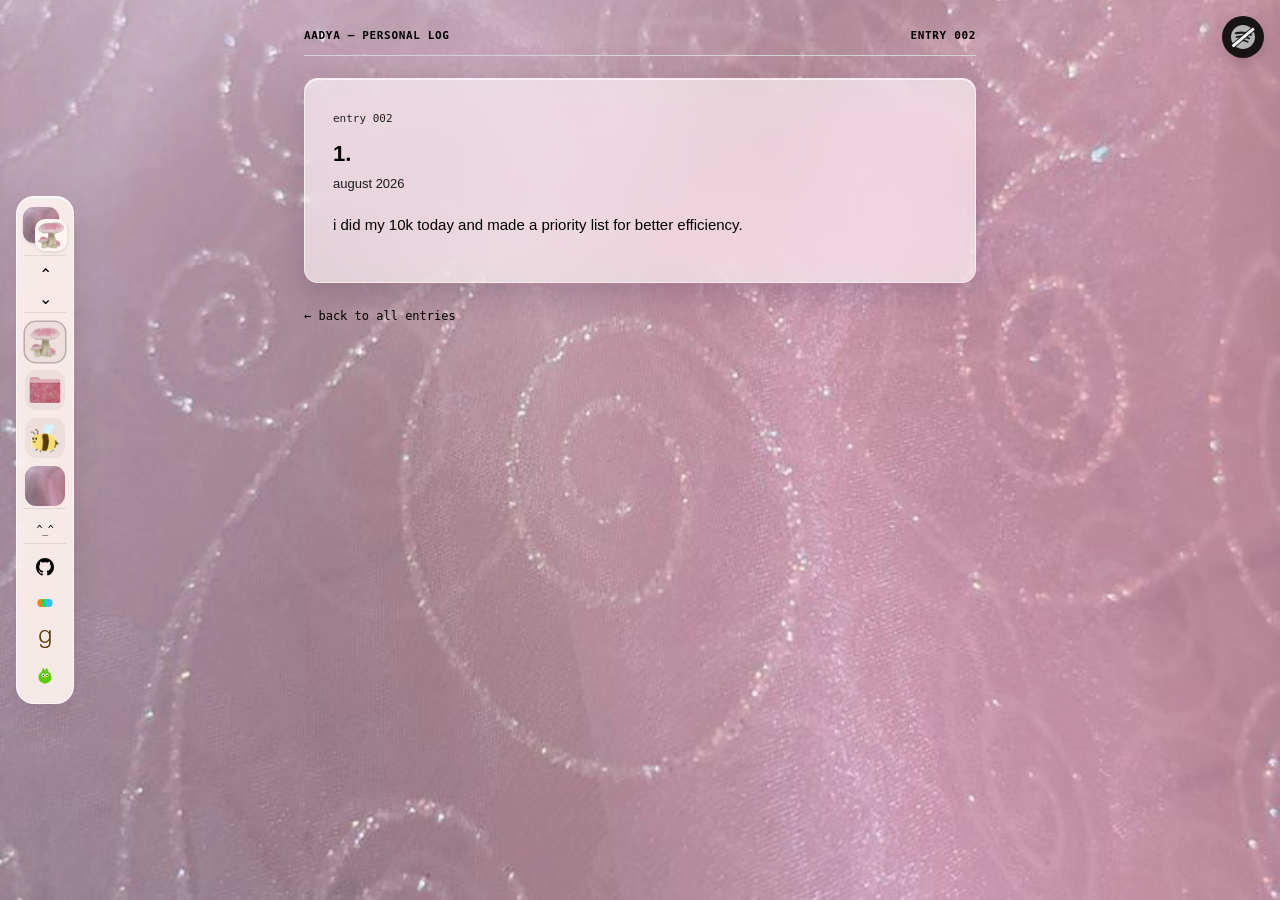
<file: entries/entry-002.html>
<!DOCTYPE html>
<html lang="en">
<head>
  <meta charset="UTF-8" />
  <meta name="viewport" content="width=device-width, initial-scale=1.0" />
  <title>entry-002</title>
  <link rel="stylesheet" href="../style.css?v=23" />
</head>
<body>
  <div class="site-bg" aria-hidden="true"></div>
  <nav class="side-nav" aria-label="site">
    <a class="side-nav-stack" href="/" aria-label="home">
      <span class="side-nav-stack-back" aria-hidden="true"></span>
      <img class="side-nav-stack-front" src="/assets/nav-mushrooms.png" alt="" />
    </a>
    <div class="side-nav-group side-nav-arrows">
      <a class="side-nav-chev" href="/" aria-label="previous">⌃</a>
      <a class="side-nav-chev" href="/entries/entry-001.html" aria-label="next">⌄</a>
    </div>
    <div class="side-nav-group">
      <a class="side-nav-tile is-current" href="/" aria-label="entries" title="entries" aria-current="page"><img src="/assets/nav-mushrooms.png" alt="" /></a>
      <a class="side-nav-tile" href="/learning.html" aria-label="learning log" title="learning log"><img src="/assets/nav-folder.png" alt="" /></a>
      <a class="side-nav-tile side-nav-tile-fr" href="/french.html" aria-label="french log" title="french log"><img src="/assets/nav-bee.png" alt="" /></a>
      <a class="side-nav-tile side-nav-tile-wall" href="/wallpaper.html" aria-label="wallpaper" title="wallpaper"></a>
    </div>
    <div class="side-nav-group">
      <span class="side-nav-face" title="hi">^_^</span>
    </div>
    <div class="side-nav-group">
      <a class="side-nav-link" href="https://github.com/aadyaburli" aria-label="github" title="github" target="_blank" rel="noreferrer"><svg viewBox="0 0 16 16" aria-hidden="true"><path fill="currentColor" d="M8 0C3.58 0 0 3.58 0 8c0 3.54 2.29 6.53 5.47 7.59.4.07.55-.17.55-.38 0-.19-.01-.82-.01-1.49-2.01.37-2.53-.49-2.69-.94-.09-.23-.48-.94-.82-1.13-.28-.15-.68-.52-.01-.53.63-.01 1.08.58 1.23.82.72 1.21 1.87.87 2.33.66.07-.52.28-.87.51-1.07-1.78-.2-3.64-.89-3.64-3.95 0-.87.31-1.59.82-2.15-.08-.2-.36-1.02.08-2.12 0 0 .67-.21 2.2.82.64-.18 1.32-.27 2-.27s1.36.09 2 .27c1.53-1.04 2.2-.82 2.2-.82.44 1.1.16 1.92.08 2.12.51.56.82 1.27.82 2.15 0 3.07-1.87 3.75-3.65 3.95.29.25.54.73.54 1.48 0 1.07-.01 1.93-.01 2.2 0 .21.15.46.55.38A8.01 8.01 0 0 0 16 8c0-4.42-3.58-8-8-8"/></svg></a>
      <a class="side-nav-link" href="https://letterboxd.com/blakez333/" aria-label="letterboxd" title="letterboxd" target="_blank" rel="noreferrer"><svg viewBox="0 0 24 24" aria-hidden="true"><circle cx="7" cy="12" r="5.2" fill="#ff8000"/><circle cx="12" cy="12" r="5.2" fill="#00e054"/><circle cx="17" cy="12" r="5.2" fill="#40bcf4"/></svg></a>
      <a class="side-nav-link" href="https://www.goodreads.com/user/show/193448618-blake" aria-label="goodreads" title="goodreads" target="_blank" rel="noreferrer"><svg viewBox="0 0 24 24" aria-hidden="true"><path fill="#553B08" d="M11.43 23.995c-3.608-.208-6.274-2.077-6.448-5.078.695.007 1.375-.013 2.07-.006.224 1.342 1.065 2.43 2.683 3.026 1.583.496 3.737.46 5.082-.174 1.351-.636 2.145-1.822 2.503-3.577.212-1.042.236-1.734.231-2.92l-.005-1.631h-.059c-1.245 2.564-3.315 3.53-5.59 3.475-5.74-.054-7.68-4.534-7.528-8.606.01-5.241 3.22-8.537 7.557-8.495 2.354-.14 4.605 1.362 5.554 3.37l.059.002.002-2.918 2.099.004-.002 15.717c-.193 7.04-4.376 7.89-8.209 7.811zm6.1-15.633c-.096-3.26-1.601-6.62-5.503-6.645-3.954-.017-5.625 3.592-5.604 6.85-.013 3.439 1.643 6.305 4.703 6.762 4.532.591 6.551-3.411 6.404-6.967z"/></svg></a>
      <a class="side-nav-link" href="https://www.duolingo.com/profile/blakewhimsy" aria-label="duolingo" title="duolingo" target="_blank" rel="noreferrer"><svg viewBox="0 0 24 24" aria-hidden="true"><path fill="#58CC02" d="M7 8.2 9.2 3.4c.3-.6 1.2-.6 1.5 0L12 7.1l1.3-3.7c.3-.6 1.2-.6 1.5 0L17 8.2c2.4 1.1 3.6 4 3.6 7.1 0 4.2-3.4 7.2-8.6 8.2-5.2-1-8.6-4-8.6-8.2 0-3.1 1.2-6 3.6-7.1z"/><circle fill="#fff" cx="9.4" cy="12.2" r="2.1"/><circle fill="#fff" cx="14.6" cy="12.2" r="2.1"/><circle fill="#1a1a1a" cx="9.8" cy="12.5" r=".9"/><circle fill="#1a1a1a" cx="15" cy="12.5" r=".9"/><path fill="#FFC200" d="M12 13.6 10.6 16.4h2.8z"/></svg></a>
    </div>
  </nav>
  <div class="wrap">

    <div class="topbar">
      <a href="/">aadya — personal log</a>
      <span>entry 002</span>
    </div>

    <div class="entry-page">
      <div class="tag">entry 002</div>
  
      <h1>1.</h1>
      <div class="date">august 2026</div>

      <div class="body">
        <p>
          i did my 10k today and made a priority list for better efficiency.
        </p>
      
      </div>
    </div>

    <a class="back-link" href="/">&larr; back to all entries</a>

  </div>
  <script src="/assets/bg.js"></script>
  <script src="/assets/spotify-bg.js"></script>
</body>
</html>
</file>
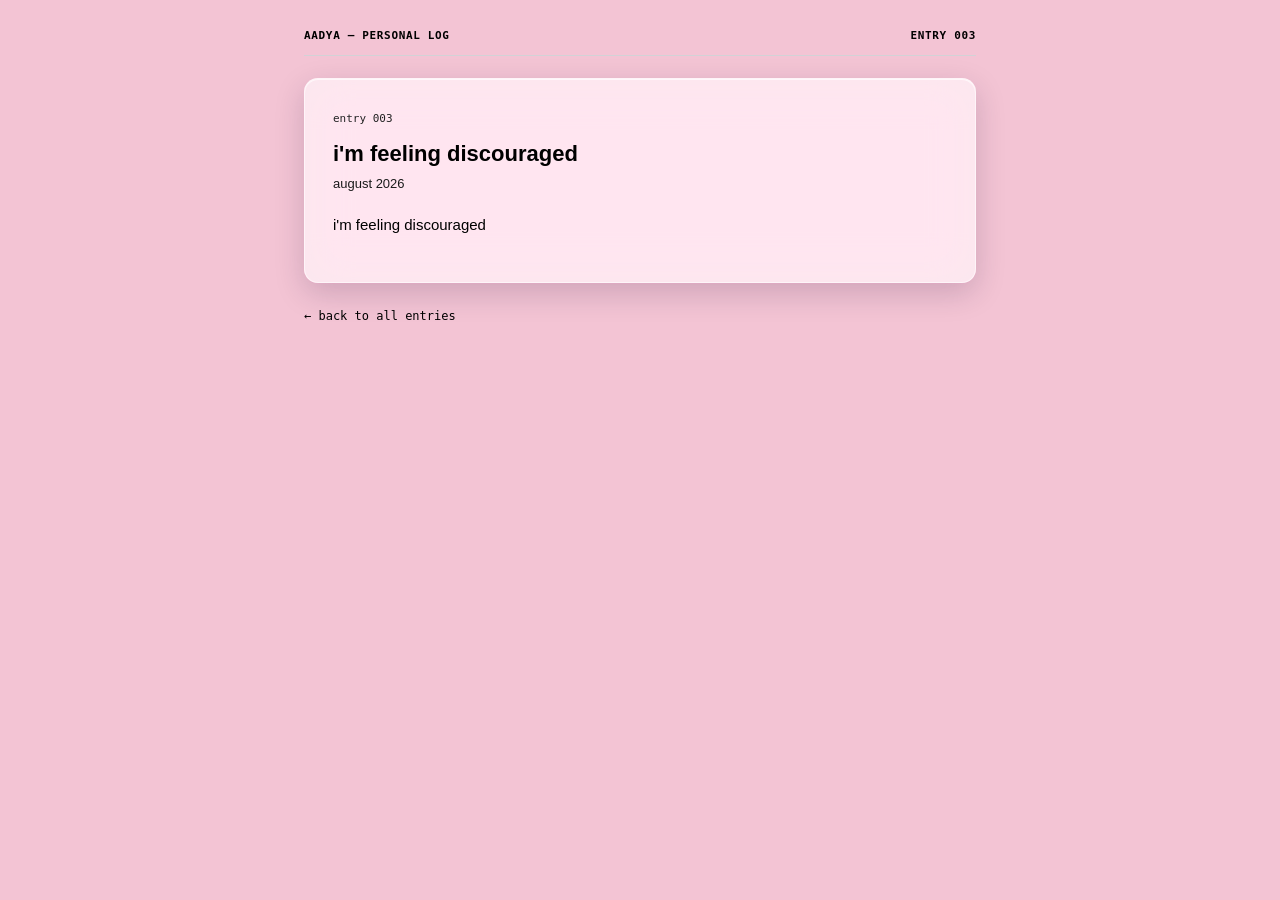
<file: entries/entry-003.html>
<!DOCTYPE html>
<html lang="en">
<head>
  <meta charset="UTF-8" />
  <meta name="viewport" content="width=device-width, initial-scale=1.0" />
  <title>i'm feeling discouraged — aadya</title>
  <link rel="stylesheet" href="../style.css" />
</head>
<body>
  <div class="wrap">

    <div class="topbar">
      <a href="../index.html">aadya — personal log</a>
      <span>entry 003</span>
    </div>

    <div class="entry-page">
      <div class="tag">entry 003</div>
      <h1>i'm feeling discouraged</h1>
      <div class="date">august 2026</div>

      <div class="body">
        <p>
          i'm feeling discouraged
        </p>
      </div>
    </div>

    <a class="back-link" href="../index.html">&larr; back to all entries</a>

  </div>
</body>
</html>
</file>
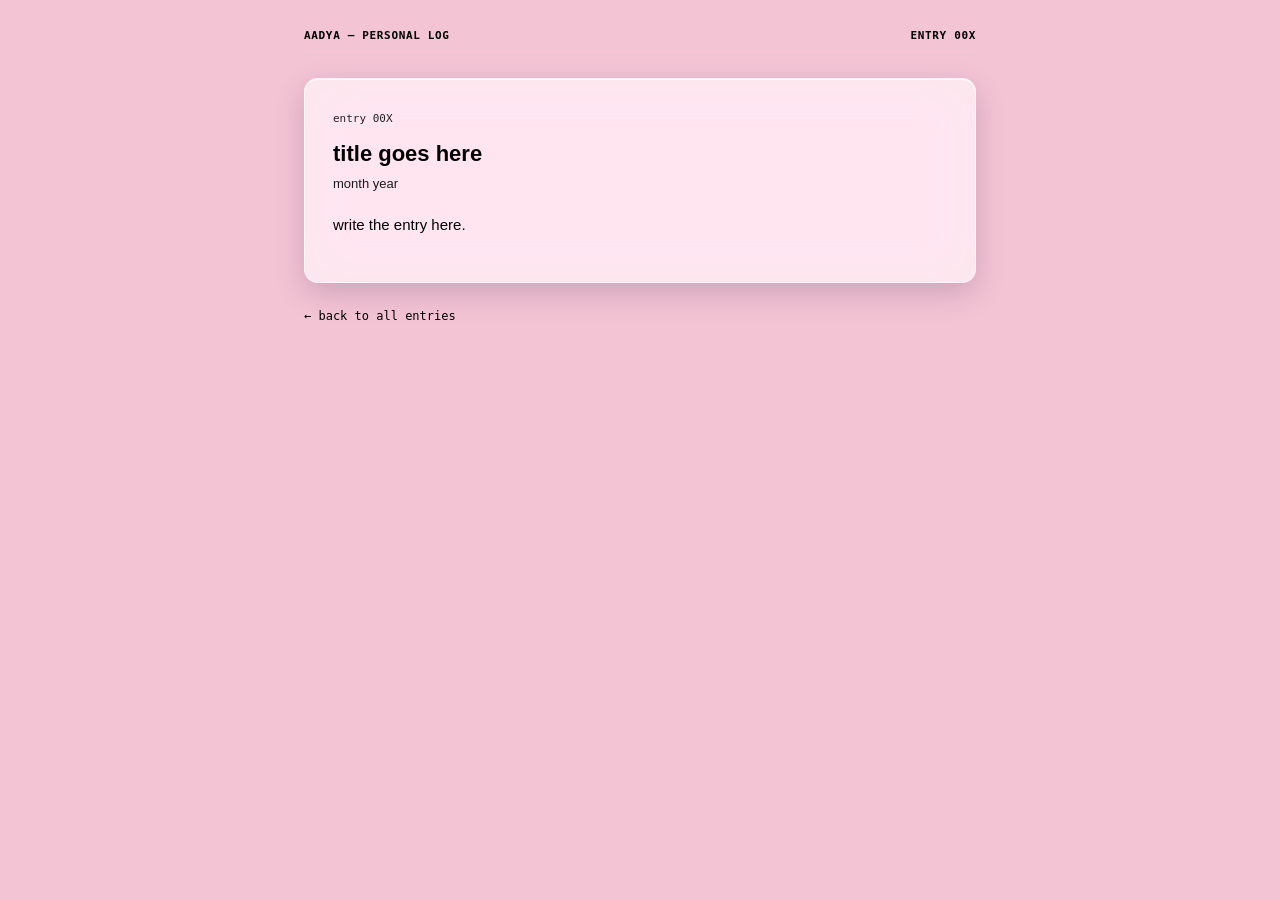
<file: entries/entry-template.html>
<!DOCTYPE html>
<html lang="en">
<head>
  <meta charset="UTF-8" />
  <meta name="viewport" content="width=device-width, initial-scale=1.0" />
  <title>title goes here — aadya</title>
  <link rel="stylesheet" href="../style.css" />
</head>
<body>
  <div class="wrap">

    <div class="topbar">
      <a href="../index.html">aadya — personal log</a>
      <span>entry 00X</span>
    </div>

    <div class="entry-page">
      <div class="tag">entry 00X</div>
      <h1>title goes here</h1>
      <div class="date">month year</div>

      <div class="body">
        <p>
          write the entry here.
        </p>
      </div>
    </div>

    <a class="back-link" href="../index.html">&larr; back to all entries</a>

  </div>
</body>
</html>
</file>
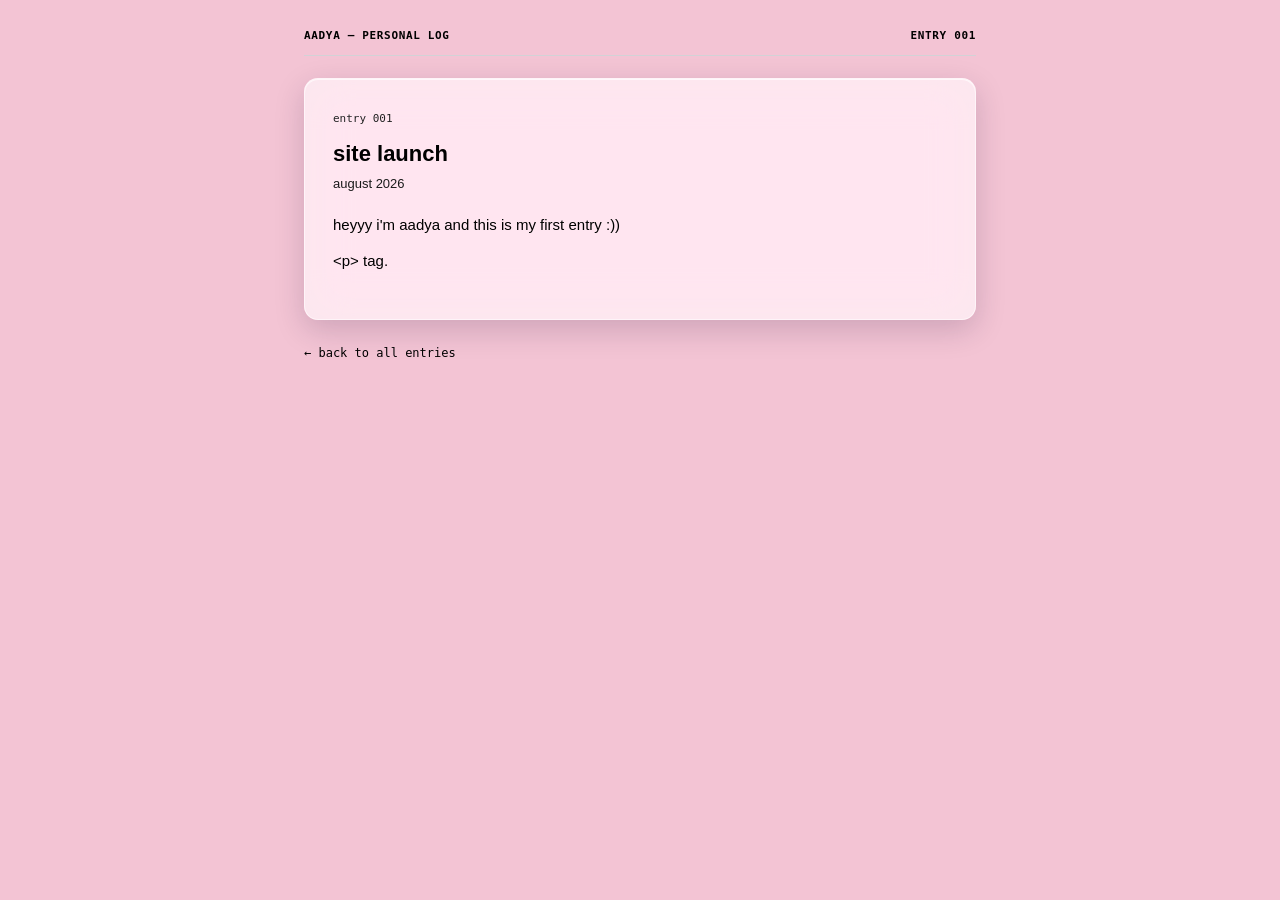
<file: entries/entry.001.html>
<!DOCTYPE html>
<html lang="en">
<head>
  <meta charset="UTF-8" />
  <meta name="viewport" content="width=device-width, initial-scale=1.0" />
  <title>site launch — aadya</title>
  <link rel="stylesheet" href="../style.css" />
</head>
<body>
  <div class="wrap">

    <div class="topbar">
      <a href="../index.html">aadya — personal log</a>
      <span>entry 001</span>
    </div>

    <div class="entry-page">
      <div class="tag">entry 001</div>
      <h1>site launch</h1>
      <div class="date">august 2026</div>

      <div class="body">
        <p>
          heyyy i'm aadya and this is my first entry :))
        </p>
        <p>
           &lt;p&gt; tag.
        </p>
      </div>
    </div>

    <a class="back-link" href="../index.html">&larr; back to all entries</a>

  </div>
</body>
</html>
</file>
<file: style.css>
/* ============================================
   base site styles — industrial / apple aesthetic
   grey background, sleek sans-serif, monospace
   labels for the "industrial" detail
   ============================================ */

:root {
  --bg: #e4e4e6;          /* page background — brushed grey */
  --panel: #f5f5f7;       /* card / panel surface — apple grey-white */
  --border: #d2d2d6;      /* hairline borders */
  --text-primary: #000000;
  --text-secondary: #1a1a1a;
  --text-muted: #222222;
  --rivet: #4a4a4e;

  --font-sans: -apple-system, BlinkMacSystemFont, "SF Pro Display", "Segoe UI", Helvetica, Arial, sans-serif;
  --font-mono: ui-monospace, "SF Mono", "Menlo", "Consolas", monospace;
}

* {
  box-sizing: border-box;
  cursor: url("/assets/bubble-cursor.png") 12 12, url("/assets/bubble-cursor-32.png") 16 16, auto;
}

a,
.entry-card,
.back-link,
.gn-downloads a,
.wallpaper-swatch,
.wallpaper-icon-btn,
.side-nav a,
.spotify-sound-toggle,
.notebook-cover,
.notebook-close {
  cursor: url("/assets/bubble-cursor.png") 12 12, url("/assets/bubble-cursor-32.png") 16 16, pointer;
}

body {
  margin: 0;
  background: #f3c4d4;
  color: var(--text-primary);
  font-family: var(--font-sans);
  line-height: 1.5;
}

.site-bg {
  position: fixed;
  inset: 0;
  z-index: 0;
  overflow: hidden;
  background: #f3c4d4;
  pointer-events: none;
}

.site-bg::before {
  content: "";
  position: absolute;
  inset: 0;
  background: url("/assets/bg-spiral.jpg") center / cover no-repeat;
}

.site-bg::after {
  content: "";
  position: absolute;
  inset: 0;
  background: rgba(255, 236, 244, 0.12);
}

.wrap {
  position: relative;
  z-index: 1;
  max-width: 720px;
  margin: 0 auto;
  padding: 28px 24px 80px;
}

/* top bar — the "nameplate" strip */
.topbar {
  display: flex;
  justify-content: space-between;
  align-items: center;
  border-bottom: 1px solid var(--border);
  padding-bottom: 10px;
  margin-bottom: 22px;
  font-family: var(--font-mono);
  font-size: 11px;
  letter-spacing: 0.06em;
  color: var(--text-primary);
  text-transform: uppercase;
  font-weight: 600;
}

.topbar a {
  color: var(--text-primary);
  text-decoration: none;
}

.topbar a:hover {
  color: #000;
}

.hero,
.entry-card,
.entry-page,
.log-note {
  background: rgba(255, 255, 255, 0.62);
  backdrop-filter: blur(22px) saturate(170%);
  -webkit-backdrop-filter: blur(22px) saturate(170%);
  border: 1px solid rgba(255, 255, 255, 0.55);
  box-shadow:
    0 10px 30px rgba(40, 16, 60, 0.18),
    inset 0 1px 0 rgba(255, 255, 255, 0.7);
}

/* hero panel */
.hero {
  border-radius: 14px;
  padding: 32px 28px;
  margin-bottom: 16px;
}

.hero h1 {
  margin: 0;
  font-size: 26px;
  font-weight: 600;
  letter-spacing: -0.01em;
}

.hero p {
  margin: 6px 0 0;
  font-size: 14px;
  color: var(--text-secondary);
}

.section-label {
  margin: 22px 0 10px;
  font-family: var(--font-mono);
  font-size: 11px;
  letter-spacing: 0.06em;
  color: var(--text-primary);
  text-transform: uppercase;
  font-weight: 600;
}

.section-label:first-of-type {
  margin-top: 4px;
}

/* art log — ibispaint speedpaints */
.art-grid {
  display: grid;
  grid-template-columns: repeat(auto-fit, minmax(220px, 1fr));
  gap: 14px;
  margin-bottom: 8px;
}

.art-piece {
  margin: 0;
}

.art-piece .art-video {
  display: block;
  width: 100%;
  aspect-ratio: 1;
  height: auto;
  object-fit: cover;
  border-radius: 12px;
  border: 0.5px solid rgba(255, 255, 255, 0.55);
  background: rgba(255, 255, 255, 0.35);
  box-shadow: 0 8px 24px rgba(40, 16, 60, 0.12);
}

.art-piece figcaption {
  padding: 10px 4px 2px;
}

.art-piece .tag {
  font-family: var(--font-mono);
  font-size: 10px;
  letter-spacing: 0.05em;
  text-transform: uppercase;
  color: var(--text-muted);
  margin-bottom: 4px;
}

.art-piece .title {
  font-size: 14px;
  font-weight: 600;
}

.art-piece .desc {
  font-size: 12px;
  color: var(--text-secondary);
  margin-top: 2px;
}

/* entry grid on the homepage */
.entry-grid {
  display: grid;
  grid-template-columns: repeat(auto-fit, minmax(160px, 1fr));
  gap: 12px;
}

.entry-card {
  position: relative;
  border-radius: 10px;
  padding: 16px 14px;
  text-decoration: none;
  color: inherit;
  display: block;
  transition: background 0.15s ease, border-color 0.15s ease;
}

.entry-card:hover {
  background: rgba(255, 255, 255, 0.68);
  border-color: rgba(255, 255, 255, 0.8);
}

/* rivet dots — the little signature detail in each corner */
.entry-card::before,
.entry-card::after {
  content: "";
  position: absolute;
  top: 8px;
  width: 4px;
  height: 4px;
  border-radius: 50%;
  background: var(--rivet);
}

.entry-card::before { left: 8px; }
.entry-card::after { right: 8px; }

.entry-card .tag {
  font-family: var(--font-mono);
  font-size: 10px;
  color: var(--text-muted);
  margin-bottom: 6px;
}

.entry-card .title {
  font-size: 13px;
  font-weight: 600;
}

.entry-card .desc {
  font-size: 12px;
  color: var(--text-secondary);
  margin-top: 4px;
}

/* single entry page */
.entry-page {
  border-radius: 14px;
  padding: 32px 28px;
}

.entry-page .tag {
  font-family: var(--font-mono);
  font-size: 11px;
  color: var(--text-muted);
  margin-bottom: 10px;
}

.entry-page h1 {
  margin: 0 0 4px;
  font-size: 22px;
  font-weight: 600;
}

.entry-page .date {
  font-size: 13px;
  color: var(--text-secondary);
  margin-bottom: 20px;
}

.entry-page .body {
  font-size: 15px;
  color: var(--text-primary);
}

.entry-page .body p {
  margin: 0 0 14px;
}

.back-link {
  display: inline-block;
  margin-top: 24px;
  font-family: var(--font-mono);
  font-size: 12px;
  color: var(--text-primary);
  text-decoration: none;
}

.back-link:hover {
  color: var(--text-primary);
}

/* learning log — Campus notebook cover → entries */
.notebook {
  position: relative;
}

.notebook-cover {
  display: block;
  width: min(320px, 78vw);
  margin: 18px auto 40px;
  padding: 0;
  border: none;
  background: transparent;
  position: relative;
  transform-origin: center top;
  transition: transform 0.45s cubic-bezier(0.22, 1, 0.36, 1), opacity 0.35s ease;
  animation: notebook-settle 0.7s cubic-bezier(0.22, 1, 0.36, 1) both;
}

.notebook-cover img {
  display: block;
  width: 100%;
  height: auto;
  border-radius: 2px 10px 10px 2px;
  box-shadow:
    0 18px 40px rgba(40, 16, 60, 0.18),
    0 2px 0 rgba(255, 255, 255, 0.55) inset;
}

.notebook-cover:hover {
  transform: translateY(-4px) rotate(-0.6deg);
}

.notebook-cover:focus-visible {
  outline: 2px solid rgba(30, 30, 30, 0.55);
  outline-offset: 6px;
}

.notebook-hint {
  display: block;
  margin-top: 12px;
  text-align: center;
  font-family: var(--font-mono);
  font-size: 11px;
  letter-spacing: 0.08em;
  text-transform: uppercase;
  color: var(--text-muted);
  opacity: 0.85;
}

.notebook-inside {
  animation: notebook-reveal 0.5s cubic-bezier(0.22, 1, 0.36, 1) both;
}

.notebook.is-open .notebook-cover {
  pointer-events: none;
  opacity: 0;
  transform: translateY(-18px) scale(0.94);
  position: absolute;
  inset: 0 auto auto 50%;
  margin: 0;
  width: min(320px, 78vw);
  translate: -50% 0;
}

.notebook-close {
  display: inline-block;
  margin: 18px 16px 0 0;
  padding: 0;
  border: none;
  background: none;
  font-family: var(--font-mono);
  font-size: 12px;
  color: var(--text-secondary);
  text-decoration: underline;
  text-underline-offset: 3px;
}

.notebook-close:hover {
  color: var(--text-primary);
}

@keyframes notebook-settle {
  from {
    opacity: 0;
    transform: translateY(16px) scale(0.97);
  }
  to {
    opacity: 1;
    transform: translateY(0) scale(1);
  }
}

@keyframes notebook-reveal {
  from {
    opacity: 0;
    transform: translateY(14px);
  }
  to {
    opacity: 1;
    transform: translateY(0);
  }
}

/* learning log notes */
.log-list {
  display: flex;
  flex-direction: column;
  gap: 12px;
}

.log-note {
  border-radius: 14px;
  padding: 24px 26px;
}

.log-note .tag {
  font-family: var(--font-mono);
  font-size: 11px;
  color: var(--text-muted);
  margin-bottom: 8px;
}

.log-note h2 {
  margin: 0 0 4px;
  font-size: 18px;
  font-weight: 600;
}

.log-note .date {
  font-size: 13px;
  color: var(--text-secondary);
  margin-bottom: 14px;
}

.log-note p {
  margin: 0;
  font-size: 15px;
  color: var(--text-primary);
}

/* french log — goodnotes sheets */
.gn-book {
  display: flex;
  flex-direction: column;
  gap: 18px;
}

.gn-page {
  background: #fffaf3;
  border: 1px solid rgba(40, 24, 16, 0.12);
  border-radius: 4px 10px 10px 4px;
  box-shadow:
    0 10px 28px rgba(40, 16, 30, 0.12),
    inset 0 1px 0 rgba(255, 255, 255, 0.9);
  overflow: hidden;
}

.gn-meta {
  display: flex;
  justify-content: space-between;
  padding: 10px 18px 0;
  font-family: var(--font-mono);
  font-size: 10px;
  letter-spacing: 0.06em;
  text-transform: uppercase;
  color: var(--text-muted);
}

.gn-paper {
  margin: 8px 14px 16px;
  padding: 22px 22px 28px 26px;
  min-height: 280px;
  background-color: #fffdf8;
  background-image: radial-gradient(#d7cbb8 1.1px, transparent 1.1px);
  background-size: 18px 18px;
  border: 1px solid rgba(180, 160, 140, 0.28);
}

.gn-paper-empty {
  min-height: 640px;
}

.gn-paper h2 {
  margin: 0 0 10px;
  font-family: Georgia, "Times New Roman", serif;
  font-size: 22px;
  font-weight: 500;
}

.gn-paper p {
  margin: 0 0 12px;
  font-size: 15px;
  max-width: 36em;
}

.gn-vocab {
  display: grid;
  gap: 8px;
  margin-top: 18px;
  max-width: 280px;
}

.gn-vocab div {
  display: flex;
  justify-content: space-between;
  gap: 16px;
  border-bottom: 1px solid rgba(40, 24, 16, 0.12);
  padding-bottom: 4px;
  font-size: 14px;
}

.gn-vocab em {
  font-style: italic;
  font-family: Georgia, "Times New Roman", serif;
}

.gn-vocab span {
  color: var(--text-secondary);
}

.gn-slot {
  min-height: 560px;
}

.gn-slot img {
  display: block;
  width: 100%;
  height: auto;
}

.gn-hint {
  margin: 0;
  padding-top: 40%;
  text-align: center;
  font-family: var(--font-mono);
  font-size: 11px;
  letter-spacing: 0.05em;
  text-transform: uppercase;
  color: rgba(40, 24, 16, 0.38);
}

.gn-downloads {
  display: flex;
  flex-wrap: wrap;
  gap: 8px;
  margin: 0 0 16px;
}

.gn-downloads a {
  display: inline-flex;
  align-items: center;
  gap: 6px;
  padding: 7px 12px;
  border-radius: 999px;
  border: 1px solid rgba(40, 24, 16, 0.14);
  background: rgba(255, 250, 243, 0.78);
  color: var(--text-primary);
  text-decoration: none;
  font-family: var(--font-mono);
  font-size: 11px;
  letter-spacing: 0.04em;
  text-transform: uppercase;
}

.gn-downloads a:hover {
  background: #fffaf3;
}

.gn-paper-latex {
  padding: 0;
  min-height: 0;
  background-image: none;
  background-color: #f6efe4;
}

.gn-paper-latex .gn-slot {
  min-height: 0;
}

.side-nav-tile-fr {
  background: rgba(255, 244, 214, 0.7);
}

.side-nav-tile-fr img {
  width: 34px;
  height: 34px;
}

body[data-wallpaper="still"] .site-bg::before {
  background-image: url("/assets/bg-poster.jpg");
}

body[data-wallpaper="dusk"] .site-bg::after {
  background: rgba(12, 4, 22, 0.52);
}

body[data-wallpaper="mist"] .site-bg::before {
  filter: blur(10px) saturate(1.25);
  transform: scale(1.12);
}

body[data-wallpaper="mist"] .site-bg::after {
  background: rgba(255, 255, 255, 0.14);
}

body[data-wallpaper="paper"] .site-bg::after {
  background:
    repeating-linear-gradient(0deg, rgba(255, 255, 255, 0.05) 0 1px, transparent 1px 3px),
    repeating-linear-gradient(90deg, rgba(40, 20, 10, 0.05) 0 1px, transparent 1px 4px),
    rgba(236, 228, 214, 0.3);
}

body[data-wallpaper="glass"] .site-bg::after {
  background: linear-gradient(
    155deg,
    rgba(170, 235, 255, 0.34),
    rgba(255, 170, 220, 0.26) 55%,
    rgba(90, 40, 140, 0.22)
  );
}

.topbar-links {
  display: flex;
  gap: 14px;
}

/* Spotify background sound — fixed top-right icon toggle */
.spotify-sound-toggle {
  position: fixed;
  top: 16px;
  right: 16px;
  z-index: 60;
  width: 42px;
  height: 42px;
  padding: 0;
  border: none;
  border-radius: 50%;
  background: #191414;
  box-shadow: 0 6px 18px rgba(40, 16, 60, 0.18);
  display: grid;
  place-items: center;
  color: #b3b3b3;
  transition: color 0.15s ease, background 0.15s ease, transform 0.15s ease;
}

.spotify-sound-toggle:hover {
  transform: scale(1.05);
  color: #fff;
}

.spotify-sound-toggle.is-on {
  background: #1db954;
  color: #fff;
}

.spotify-sound-toggle .spotify-sound-icon {
  width: 24px;
  height: 24px;
  display: block;
}

.spotify-sound-toggle .spotify-sound-icon path {
  fill: currentColor;
}

.spotify-sound-toggle .spotify-sound-slash {
  position: absolute;
  left: 50%;
  top: 50%;
  width: 28px;
  height: 2.5px;
  margin-left: -14px;
  margin-top: -1px;
  background: #fff;
  border-radius: 1px;
  transform: rotate(-40deg);
  opacity: 0.95;
  pointer-events: none;
  box-shadow: 0 0 0 1px #191414;
}

.spotify-sound-toggle.is-on .spotify-sound-slash {
  display: none;
}

.spotify-embed-host {
  /* keep a real-sized player; clip it so only the icon control shows */
  position: fixed;
  right: 16px;
  bottom: 16px;
  width: 300px;
  height: 80px;
  overflow: hidden;
  clip-path: inset(0 0 0 0);
  opacity: 0;
  pointer-events: none;
  z-index: -1;
}

.wallpaper-page {
  position: relative;
  z-index: 1;
  min-height: 100vh;
  padding: 28px 24px 40px;
}

.wallpaper-page .topbar {
  max-width: none;
}

.wallpaper-dock {
  position: fixed;
  right: 24px;
  top: 50%;
  transform: translateY(-50%);
  width: min(300px, calc(100vw - 48px));
  background: rgba(255, 255, 255, 0.62);
  backdrop-filter: blur(22px) saturate(170%);
  -webkit-backdrop-filter: blur(22px) saturate(170%);
  border: 1px solid rgba(255, 255, 255, 0.55);
  box-shadow:
    0 10px 30px rgba(40, 16, 60, 0.18),
    inset 0 1px 0 rgba(255, 255, 255, 0.7);
  border-radius: 14px;
  padding: 20px 18px 18px;
}

.wallpaper-dock-head {
  display: flex;
  justify-content: space-between;
  align-items: baseline;
  gap: 12px;
}

.wallpaper-dock h1 {
  margin: 0;
  font-size: 22px;
  font-weight: 600;
}

.wallpaper-icon-btn {
  font-family: var(--font-mono);
  font-size: 11px;
  letter-spacing: 0.06em;
  text-transform: uppercase;
  color: var(--text-primary);
  background: transparent;
  border: 0;
  padding: 0;
}

.wallpaper-icon-btn:hover {
  color: var(--text-primary);
}

.wallpaper-kicker,
.wallpaper-current {
  margin: 6px 0 0;
  font-size: 13px;
  color: var(--text-secondary);
}

.wallpaper-current {
  font-family: var(--font-mono);
  font-size: 11px;
  letter-spacing: 0.06em;
  text-transform: uppercase;
  color: var(--text-primary);
  margin-bottom: 14px;
}

.wallpaper-grid {
  display: grid;
  grid-template-columns: repeat(3, 1fr);
  gap: 8px;
}

.wallpaper-swatch {
  display: flex;
  flex-direction: column;
  gap: 6px;
  padding: 0;
  border: 0;
  background: transparent;
  font-family: var(--font-mono);
  font-size: 10px;
  letter-spacing: 0.04em;
  text-transform: uppercase;
  color: var(--text-primary);
  text-align: left;
}

.wallpaper-thumb {
  display: block;
  width: 100%;
  aspect-ratio: 1;
  border-radius: 8px;
  border: 1px solid rgba(255, 255, 255, 0.45);
  background: url("/assets/bg-spiral.jpg") center / cover no-repeat;
}

.wallpaper-thumb-still {
  background-image: url("/assets/bg-poster.jpg");
}

.wallpaper-swatch.is-active .wallpaper-thumb,
.wallpaper-swatch:hover .wallpaper-thumb {
  border-color: rgba(255, 255, 255, 0.95);
  box-shadow: 0 0 0 2px rgba(255, 255, 255, 0.35);
}

.wallpaper-thumb-dusk {
  filter: brightness(0.55);
}

.wallpaper-thumb-mist {
  filter: blur(1.5px) saturate(1.3) brightness(1.1);
}

.wallpaper-thumb-paper {
  filter: sepia(0.35) contrast(0.95);
}

.wallpaper-thumb-glass {
  filter: hue-rotate(40deg) saturate(1.4);
}

@media (max-width: 720px) {
  .wallpaper-dock {
    position: static;
    transform: none;
    width: auto;
    margin-top: 40vh;
  }
}

/* left icon dock — like a studio sidebar */
.side-nav {
  position: fixed;
  left: 16px;
  top: 50%;
  transform: translateY(-50%);
  z-index: 4;
  display: flex;
  flex-direction: column;
  align-items: center;
  width: 58px;
  padding: 10px 7px 12px;
  background: rgba(255, 246, 241, 0.88);
  backdrop-filter: blur(18px) saturate(160%);
  -webkit-backdrop-filter: blur(18px) saturate(160%);
  border: 1px solid rgba(255, 255, 255, 0.75);
  border-radius: 18px;
  box-shadow:
    0 12px 30px rgba(80, 30, 50, 0.14),
    inset 0 1px 0 rgba(255, 255, 255, 0.9);
}

.side-nav-stack {
  position: relative;
  display: block;
  width: 44px;
  height: 44px;
  margin-bottom: 4px;
}

.side-nav-stack-back {
  position: absolute;
  inset: 0 8px 8px 0;
  border-radius: 11px;
  background: url("/assets/bg-spiral.jpg") center / cover no-repeat;
  box-shadow: 0 1px 3px rgba(0, 0, 0, 0.12);
}

.side-nav-stack-front {
  position: absolute;
  right: 0;
  bottom: 0;
  width: 32px;
  height: 32px;
  object-fit: contain;
  background: #fff6f1;
  border-radius: 10px;
  padding: 2px;
  box-shadow: 0 1px 4px rgba(0, 0, 0, 0.12);
}

.side-nav-group {
  display: flex;
  flex-direction: column;
  align-items: center;
  gap: 8px;
  width: 100%;
  padding: 9px 0 2px;
  border-top: 1px solid rgba(40, 20, 30, 0.1);
}

.side-nav-arrows {
  gap: 2px;
  padding-top: 8px;
}

.side-nav-chev {
  display: grid;
  place-items: center;
  width: 32px;
  height: 22px;
  color: var(--text-primary);
  text-decoration: none;
  font-size: 16px;
  line-height: 1;
}

.side-nav-chev.is-off {
  opacity: 0.35;
  pointer-events: none;
}

.side-nav-tile {
  display: grid;
  place-items: center;
  width: 40px;
  height: 40px;
  border-radius: 11px;
  background: rgba(40, 20, 30, 0.05);
  overflow: hidden;
  text-decoration: none;
  color: var(--text-primary);
}

.side-nav-tile img {
  width: 32px;
  height: 32px;
  object-fit: contain;
}

.side-nav-tile svg {
  width: 20px;
  height: 20px;
}

.side-nav-tile-wall {
  background: url("/assets/bg-spiral.jpg") center / cover no-repeat;
}

.side-nav-tile.is-current {
  box-shadow: 0 0 0 1.5px rgba(20, 10, 16, 0.28);
}

.side-nav-face {
  font-family: var(--font-mono);
  font-size: 10px;
  letter-spacing: -0.04em;
  color: var(--text-primary);
  padding: 4px 0;
}

.side-nav-link {
  display: grid;
  place-items: center;
  width: 28px;
  height: 28px;
  color: var(--text-primary);
}

.side-nav-link svg {
  width: 18px;
  height: 18px;
}

@media (max-width: 920px) {
  .side-nav {
    left: 50%;
    right: auto;
    top: auto;
    bottom: 14px;
    transform: translateX(-50%);
    flex-direction: row;
    width: auto;
    max-width: calc(100vw - 28px);
    height: 58px;
    padding: 8px 10px;
    overflow-x: auto;
  }

  .side-nav-stack {
    margin: 0 4px 0 0;
    flex: 0 0 auto;
  }

  .side-nav-group {
    flex-direction: row;
    width: auto;
    padding: 0 8px;
    border-top: 0;
    border-left: 1px solid rgba(40, 20, 30, 0.1);
  }

  .side-nav-arrows {
    padding: 0 8px;
  }

  .wrap,
  .wallpaper-page {
    padding-bottom: 92px;
  }
}
</file>
